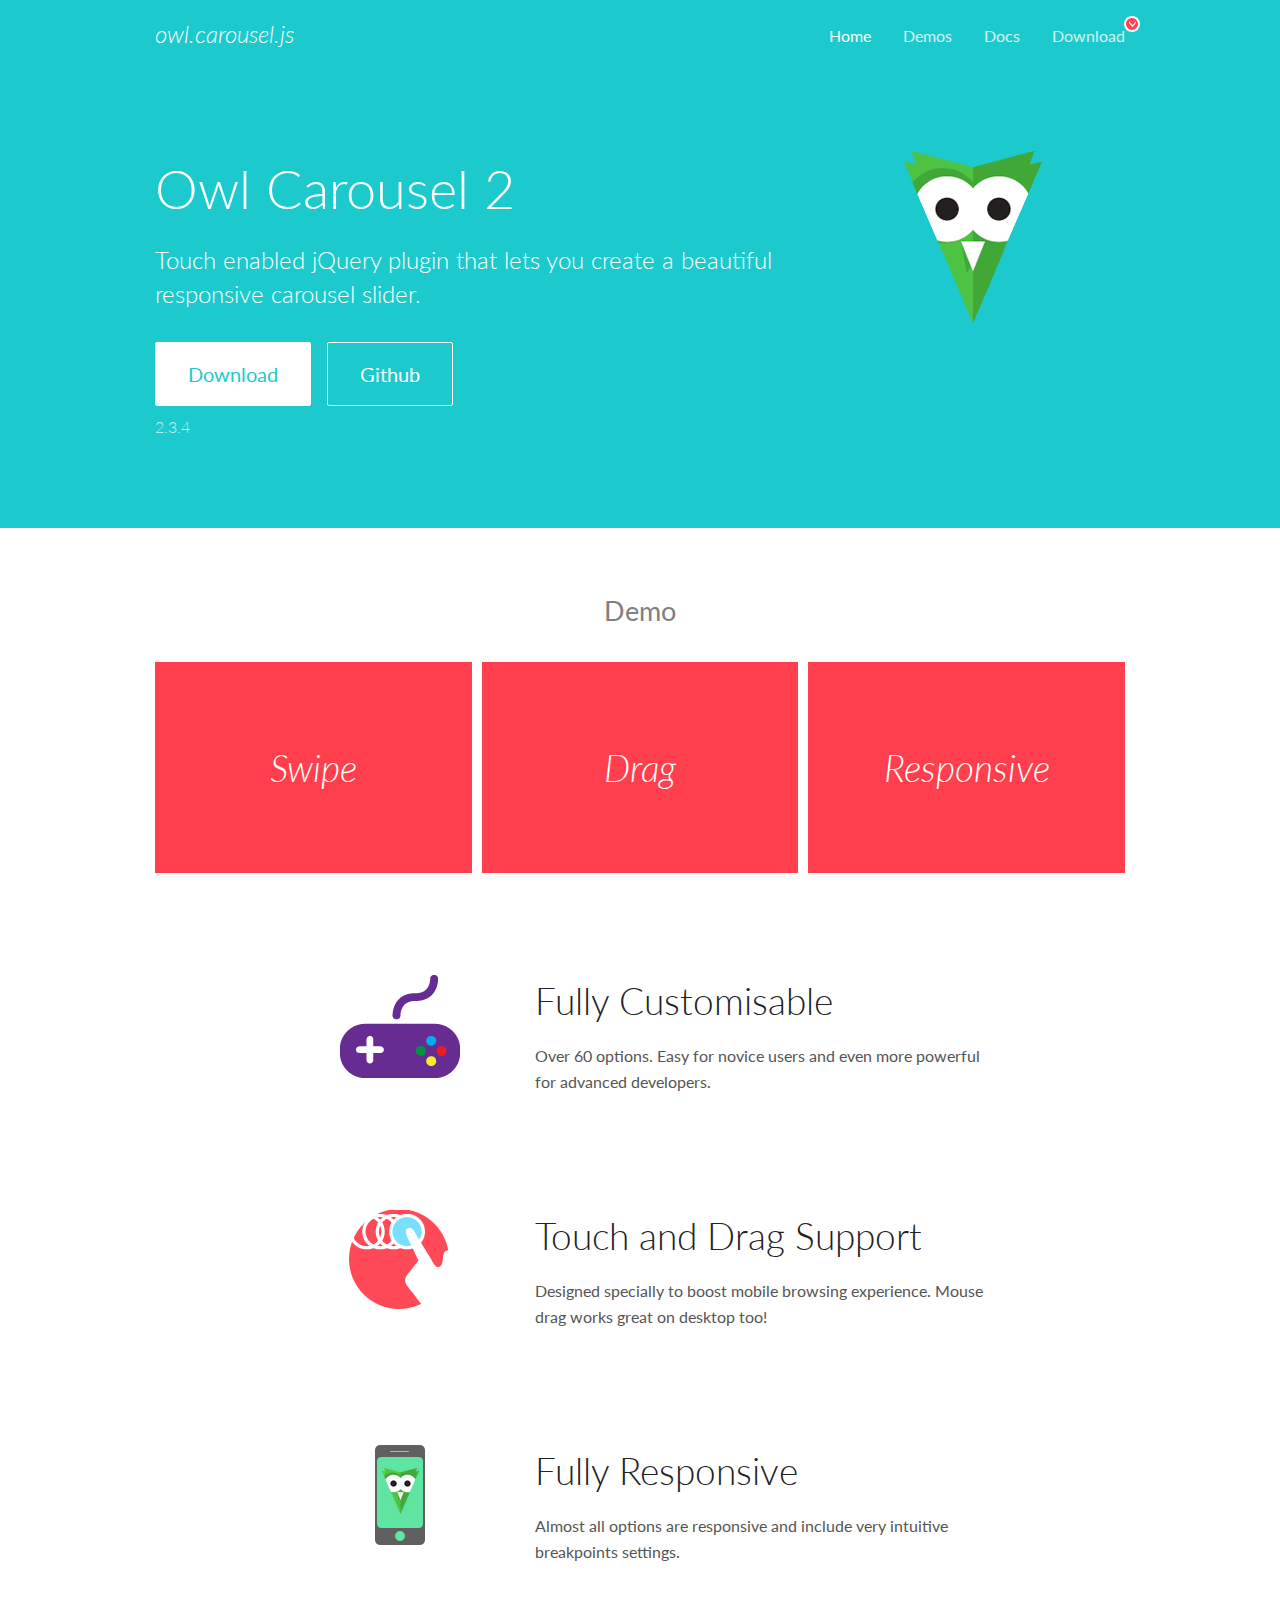
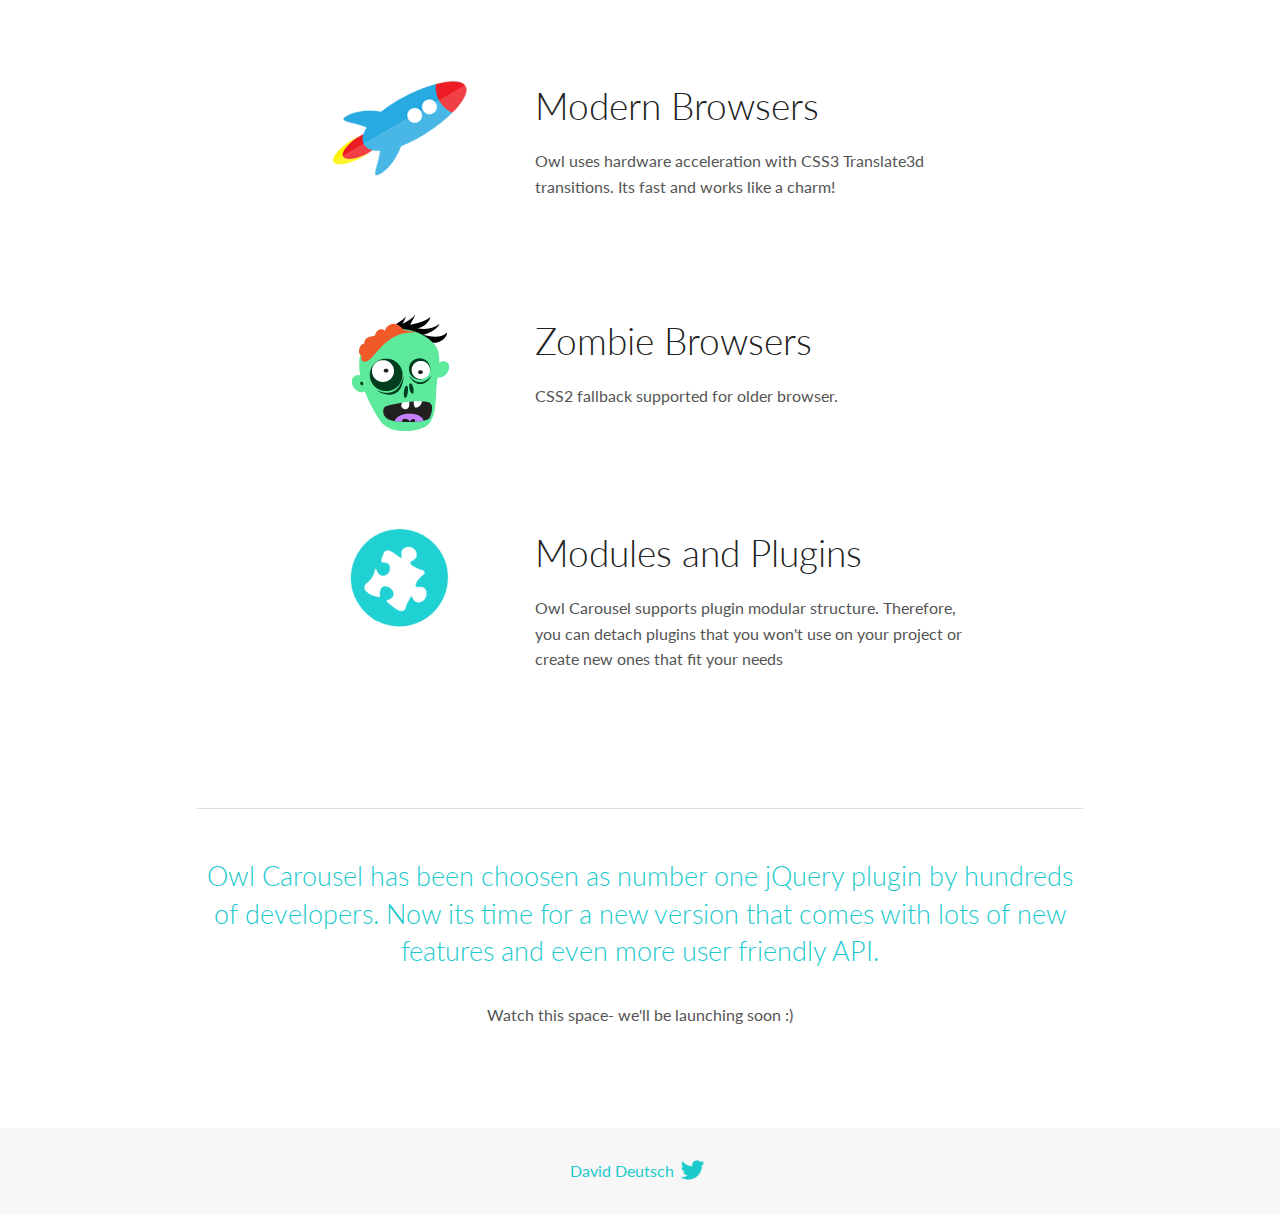
<file: app/libs/owl.carousel/docs/index.html>
<!DOCTYPE html>
<html lang="en">
  <head>

    <!-- head -->
    <meta charset="utf-8">
    <meta name="msapplication-tap-highlight" content="no" />
    <meta name="viewport" content="width=device-width, initial-scale=1.0" />
    <meta name="description" content="Touch enabled jQuery plugin that lets you create beautiful responsive carousel slider.">
    <meta name="author" content="David Deutsch">
    <title>
      Home | Owl Carousel | 2.3.4
    </title>

    <!-- Stylesheets -->
    <link href='https://fonts.googleapis.com/css?family=Lato:300,400,700,400italic,300italic' rel='stylesheet' type='text/css'>
    <link rel="stylesheet" href="assets/css/docs.theme.min.css">

    <!-- Owl Stylesheets -->
    <link rel="stylesheet" href="assets/owlcarousel/assets/owl.carousel.min.css">
    <link rel="stylesheet" href="assets/owlcarousel/assets/owl.theme.default.min.css">

    <!-- HTML5 shim and Respond.js IE8 support of HTML5 elements and media queries -->

    <!--[if lt IE 9]>
      <script src="https://oss.maxcdn.com/libs/html5shiv/3.7.0/html5shiv.js"></script>
      <script src="https://oss.maxcdn.com/libs/respond.js/1.3.0/respond.min.js"></script>
    <![endif]-->

    <!-- Favicons -->
    <link rel="apple-touch-icon-precomposed" sizes="144x144" href="assets/ico/apple-touch-icon-144-precomposed.png">
    <link rel="shortcut icon" href="assets/ico/favicon.png">
    <link rel="shortcut icon" href="favicon.ico">

    <!-- Yeah i know js should not be in header. Its required for demos.-->

    <!-- javascript -->
    <script src="assets/vendors/jquery.min.js"></script>
    <script src="assets/owlcarousel/owl.carousel.js"></script>
  </head>
  <body>

    <!-- header -->
    <header class="header">
      <div class="row">
        <div class="large-12 columns">
          <div class="brand left">
            <h3>
              <a href="/OwlCarousel2/">owl.carousel.js</a> 
            </h3>
          </div>
          <a id="toggle-nav" class="right">
            <span></span> <span></span> <span></span> 
          </a> 
          <div class="nav-bar">
            <ul class="clearfix">
              <li class="active">
                <a href="/OwlCarousel2/index.html">Home</a> 
              </li>
              <li> <a href="/OwlCarousel2/demos/demos.html">Demos</a>  </li>
              <li> <a href="/OwlCarousel2/docs/started-welcome.html">Docs</a>  </li>
              <li>
                <a href="https://github.com/OwlCarousel2/OwlCarousel2/archive/2.3.4.zip">Download</a> 
                <span class="download"></span> 
              </li>
            </ul>
          </div>
        </div>
      </div>
    </header>

    <!-- home panel -->
    <section id="hero">
      <div class="row">
        <div class="large-8 medium-8 columns">
          <h1>Owl Carousel 2</h1>
          <h4>Touch enabled jQuery plugin that lets you create a beautiful responsive carousel slider.</h4>
          <a href="https://github.com/OwlCarousel2/OwlCarousel2/archive/2.3.4.zip" class="hero-button">Download</a> 
          <a href="https://github.com/OwlCarousel2/OwlCarousel2" class="hero-button outline">Github</a> 
          <p>2.3.4</p>
        </div>
        <div class="large-4 medium-4 columns">
          <img class="owl-logo" src="assets/img/owl-logo.png" alt="mr. Owl">
        </div>
      </div>
    </section>

    <!-- body -->
    <div class="home-demo">
      <div class="row">
        <div class="large-12 columns">
          <h3>Demo</h3>
          <div class="owl-carousel">
            <div class="item">
              <h2>Swipe</h2>
            </div>
            <div class="item">
              <h2>Drag</h2>
            </div>
            <div class="item">
              <h2>Responsive</h2>
            </div>
            <div class="item">
              <h2>CSS3</h2>
            </div>
            <div class="item">
              <h2>Fast</h2>
            </div>
            <div class="item">
              <h2>Easy</h2>
            </div>
            <div class="item">
              <h2>Free</h2>
            </div>
            <div class="item">
              <h2>Upgradable</h2>
            </div>
            <div class="item">
              <h2>Tons of options</h2>
            </div>
            <div class="item">
              <h2>Infinity</h2>
            </div>
            <div class="item">
              <h2>Auto Width</h2>
            </div>
          </div>
        </div>
      </div>
    </div>
    <script>
      var owl = $('.owl-carousel');
      owl.owlCarousel({
        margin: 10,
        loop: true,
        responsive: {
          0: {
            items: 1
          },
          600: {
            items: 2
          },
          1000: {
            items: 3
          }
        }
      })
    </script>

    <!-- features -->
    <div id="features">
      <div class="row">
        <div class="small-12 medium-9 small-centered columns">
          <section class="row feature">
            <div class="medium-4 small-12 columns">
              <img src="assets/img/feature-options.png" alt="">
            </div>
            <div class="medium-8 small-12 columns">
              <h2>Fully Customisable</h2>
              <p>Over 60 options. Easy for novice users and even more powerful for advanced developers.</p>
            </div>
          </section>
          <section class="row feature">
            <div class="medium-4 small-12 columns">
              <img src="assets/img/feature-drag.png" alt="">
            </div>
            <div class="medium-8 small-12 columns">
              <h2>Touch and Drag Support</h2>
              <p>Designed specially to boost mobile browsing experience. Mouse drag works great on desktop too!</p>
            </div>
          </section>
          <section class="row feature">
            <div class="medium-4 small-12 columns">
              <img src="assets/img/feature-responsive.png" alt="">
            </div>
            <div class="medium-8 small-12 columns">
              <h2>Fully Responsive</h2>
              <p>Almost all options are responsive and include very intuitive breakpoints settings.</p>
            </div>
          </section>
          <section class="row feature">
            <div class="medium-4 small-12 columns">
              <img src="assets/img/feature-modern.png" alt="">
            </div>
            <div class="medium-8 small-12 columns">
              <h2>Modern Browsers</h2>
              <p>Owl uses hardware acceleration with CSS3 Translate3d transitions. Its fast and works like a charm! </p>
            </div>
          </section>
          <section class="row feature">
            <div class="medium-4 small-12 columns">
              <img src="assets/img/feature-zombie.png" alt="">
            </div>
            <div class="medium-8 small-12 columns">
              <h2>Zombie Browsers</h2>
              <p>CSS2 fallback supported for older browser.</p>
            </div>
          </section>
          <section class="row feature">
            <div class="medium-4 small-12 columns">
              <img src="assets/img/feature-module.png" alt="">
            </div>
            <div class="medium-8 small-12 columns">
              <h2>Modules and Plugins</h2>
              <p>Owl Carousel supports plugin modular structure. Therefore, you can detach plugins that you won&#x27;t use on your project or create new ones that fit your needs</p>
            </div>
          </section>
        </div>
      </div>
    </div>

    <!-- footer -->
    <section id="teaser-text">
      <div class="row">
        <div class="small-12 medium-11 small-centered columns">
          <hr>
          <h3 id="owl-carousel-has-been-choosen-as-number-one-jquery-plugin-by-hundreds-of-developers-now-its-time-for-a-new-version-that-comes-with-lots-of-new-features-and-even-more-user-friendly-api-">Owl Carousel has been choosen as number one jQuery plugin by hundreds of developers. Now its time for a new version that comes with lots of new features and even more user friendly API.</h3>
          <p>Watch this space- we&#39;ll be launching soon :)</p>
        </div>
      </div>
    </section>

    <!-- footer -->
    <footer class="footer">
      <div class="row">
        <div class="large-12 columns">
          <h5>
            <a href="/OwlCarousel2/docs/support-contact.html">David Deutsch</a> 
            <a id="custom-tweet-button" href="https://twitter.com/share?url=https://github.com/OwlCarousel2/OwlCarousel2&text=Owl Carousel - This is so awesome! " target="_blank"></a> 
          </h5>
        </div>
      </div>
    </footer>

    <!-- vendors -->
    <script src="assets/vendors/highlight.js"></script>
    <script src="assets/js/app.js"></script>
  </body>
</html>
</file>
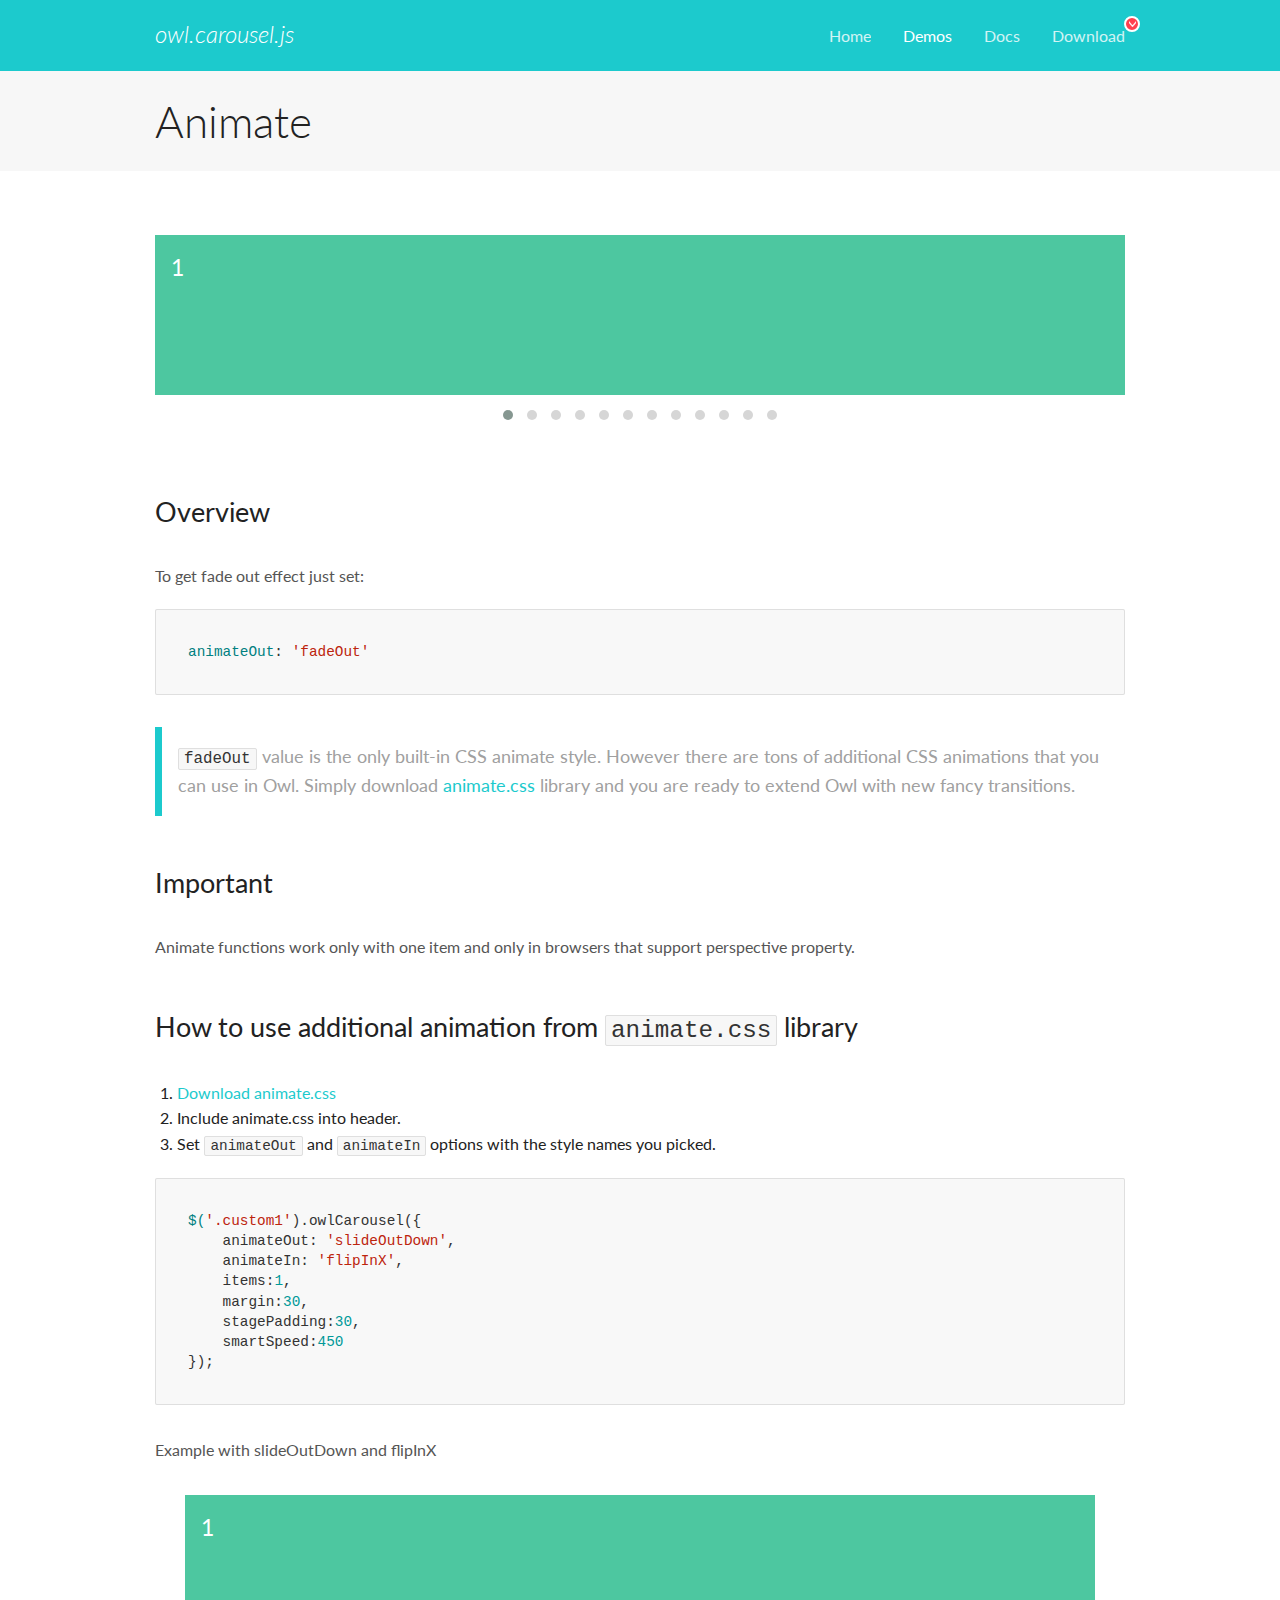
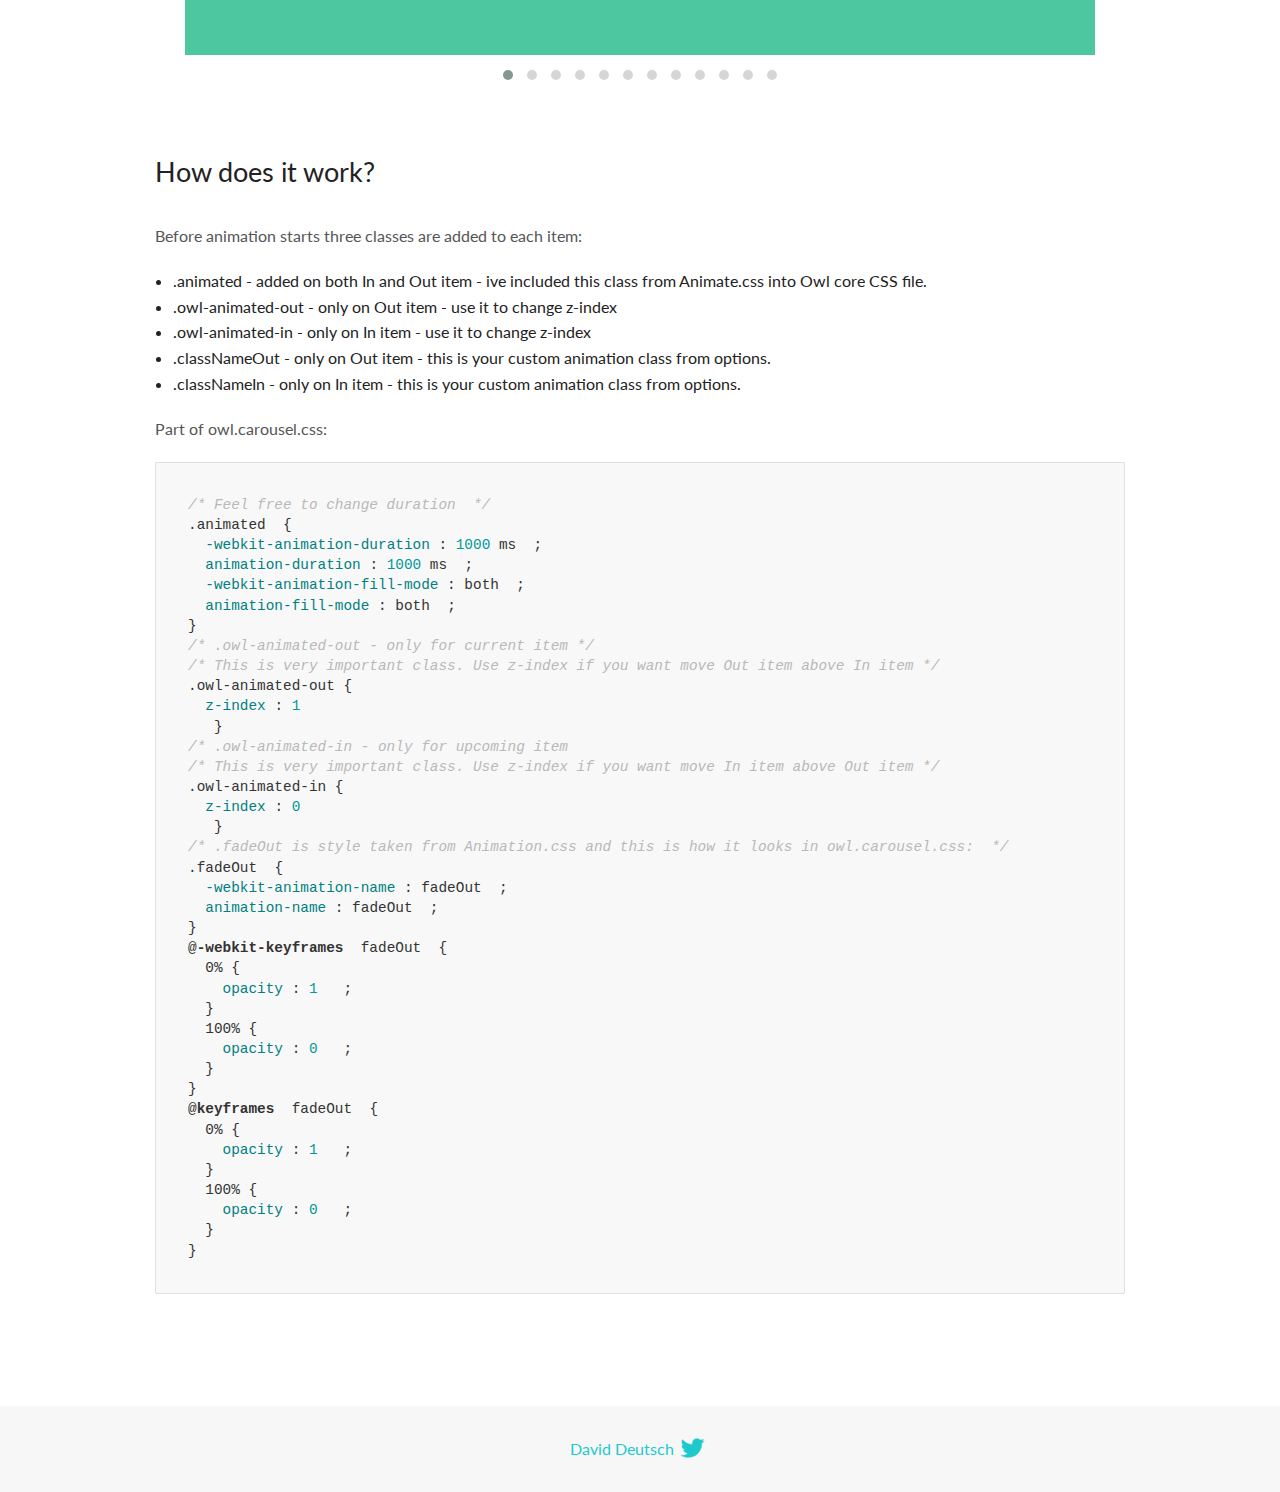
<file: app/libs/owl.carousel/docs/demos/animate.html>
<!DOCTYPE html>
<html lang="en">
  <head>

    <!-- head -->
    <meta charset="utf-8">
    <meta name="msapplication-tap-highlight" content="no" />
    <meta name="viewport" content="width=device-width, initial-scale=1.0" />
    <meta name="description" content="Animate carousel">
    <meta name="author" content="David Deutsch">
    <title>
      Animate Demo | Owl Carousel | 2.3.4
    </title>

    <!-- Stylesheets -->
    <link href='https://fonts.googleapis.com/css?family=Lato:300,400,700,400italic,300italic' rel='stylesheet' type='text/css'>
    <link rel="stylesheet" href="../assets/css/docs.theme.min.css">

    <!-- Owl Stylesheets -->
    <link rel="stylesheet" href="../assets/owlcarousel/assets/owl.carousel.min.css">
    <link rel="stylesheet" href="../assets/owlcarousel/assets/owl.theme.default.min.css">

    <!-- HTML5 shim and Respond.js IE8 support of HTML5 elements and media queries -->

    <!--[if lt IE 9]>
      <script src="https://oss.maxcdn.com/libs/html5shiv/3.7.0/html5shiv.js"></script>
      <script src="https://oss.maxcdn.com/libs/respond.js/1.3.0/respond.min.js"></script>
    <![endif]-->

    <!-- Favicons -->
    <link rel="apple-touch-icon-precomposed" sizes="144x144" href="../assets/ico/apple-touch-icon-144-precomposed.png">
    <link rel="shortcut icon" href="../assets/ico/favicon.png">
    <link rel="shortcut icon" href="favicon.ico">

    <!-- Yeah i know js should not be in header. Its required for demos.-->

    <!-- javascript -->
    <script src="../assets/vendors/jquery.min.js"></script>
    <script src="../assets/owlcarousel/owl.carousel.js"></script>
  </head>
  <body>

    <!-- header -->
    <header class="header">
      <div class="row">
        <div class="large-12 columns">
          <div class="brand left">
            <h3>
              <a href="/OwlCarousel2/">owl.carousel.js</a> 
            </h3>
          </div>
          <a id="toggle-nav" class="right">
            <span></span> <span></span> <span></span> 
          </a> 
          <div class="nav-bar">
            <ul class="clearfix">
              <li> <a href="/OwlCarousel2/index.html">Home</a>  </li>
              <li class="active">
                <a href="/OwlCarousel2/demos/demos.html">Demos</a> 
              </li>
              <li> <a href="/OwlCarousel2/docs/started-welcome.html">Docs</a>  </li>
              <li>
                <a href="https://github.com/OwlCarousel2/OwlCarousel2/archive/2.3.4.zip">Download</a> 
                <span class="download"></span> 
              </li>
            </ul>
          </div>
        </div>
      </div>
    </header>

    <!-- title -->
    <section class="title">
      <div class="row">
        <div class="large-12 columns">
          <h1>Animate</h1>
        </div>
      </div>
    </section>

    <!--  Demos -->
    <section id="demos">
      <div class="row">
        <div class="large-12 columns">
          <div class="fadeOut owl-carousel owl-theme">
            <div class="item">
              <h4>1</h4>
            </div>
            <div class="item">
              <h4>2</h4>
            </div>
            <div class="item">
              <h4>3</h4>
            </div>
            <div class="item">
              <h4>4</h4>
            </div>
            <div class="item">
              <h4>5</h4>
            </div>
            <div class="item">
              <h4>6</h4>
            </div>
            <div class="item">
              <h4>7</h4>
            </div>
            <div class="item">
              <h4>8</h4>
            </div>
            <div class="item">
              <h4>9</h4>
            </div>
            <div class="item">
              <h4>10</h4>
            </div>
            <div class="item">
              <h4>11</h4>
            </div>
            <div class="item">
              <h4>12</h4>
            </div>
          </div>
          <h3 id="overview">Overview</h3>
          <p>To get fade out effect just set:</p>
          <pre><code>animateOut: &#39;fadeOut&#39;</code></pre>
          <blockquote>
            <p><code>fadeOut</code> value is the only built-in CSS animate style. However there are tons of additional CSS animations that you can use in Owl. Simply download
              <a href="https://daneden.github.io/animate.css/">animate.css</a>  library and you are ready to extend Owl with new fancy transitions.</p>
          </blockquote>
          <h3 id="important">Important</h3>
          <p>Animate functions work only with one item and only in browsers that support perspective property.</p>
          <h3 id="how-to-use-additional-animation-from-animate-css-library">How to use additional animation from <code>animate.css</code> library</h3>
          <ol>
            <li> <a href="https://daneden.github.io/animate.css/">Download animate.css</a>  </li>
            <li>Include animate.css into header.</li>
            <li>Set <code>animateOut</code> and <code>animateIn</code> options with the style names you picked.</li>
          </ol>
          <pre><code>$(&#39;.custom1&#39;).owlCarousel({
    animateOut: &#39;slideOutDown&#39;,
    animateIn: &#39;flipInX&#39;,
    items:1,
    margin:30,
    stagePadding:30,
    smartSpeed:450
});</code></pre>
          <p>Example with slideOutDown and flipInX</p>
          <div class="custom1 owl-carousel owl-theme">
            <div class="item">
              <h4>1</h4>
            </div>
            <div class="item">
              <h4>2</h4>
            </div>
            <div class="item">
              <h4>3</h4>
            </div>
            <div class="item">
              <h4>4</h4>
            </div>
            <div class="item">
              <h4>5</h4>
            </div>
            <div class="item">
              <h4>6</h4>
            </div>
            <div class="item">
              <h4>7</h4>
            </div>
            <div class="item">
              <h4>8</h4>
            </div>
            <div class="item">
              <h4>9</h4>
            </div>
            <div class="item">
              <h4>10</h4>
            </div>
            <div class="item">
              <h4>11</h4>
            </div>
            <div class="item">
              <h4>12</h4>
            </div>
          </div>
          <h3 id="how-does-it-work-">How does it work?</h3>
          <p>Before animation starts three classes are added to each item:</p>
          <ul>
            <li>.animated - added on both In and Out item - ive included this class from Animate.css into Owl core CSS file.</li>
            <li>.owl-animated-out - only on Out item - use it to change z-index</li>
            <li>.owl-animated-in - only on In item - use it to change z-index</li>
            <li>.classNameOut - only on Out item - this is your custom animation class from options.</li>
            <li>.classNameIn - only on In item - this is your custom animation class from options.</li>
          </ul>
          <p>Part of owl.carousel.css:</p>
          <pre><code class="language-css"><span class="comment">/* Feel free to change duration  */</span> 
<span class="class">.animated</span>  <span class="rules">{
  <span class="rule"><span class="attribute">-webkit-animation-duration</span> :<span class="value"> <span class="number">1000</span> ms</span> </span> ;
  <span class="rule"><span class="attribute">animation-duration</span> :<span class="value"> <span class="number">1000</span> ms</span> </span> ;
  <span class="rule"><span class="attribute">-webkit-animation-fill-mode</span> :<span class="value"> both</span> </span> ;
  <span class="rule"><span class="attribute">animation-fill-mode</span> :<span class="value"> both</span> </span> ;
<span class="rule">}</span> </span> 
<span class="comment">/* .owl-animated-out - only for current item */</span> 
<span class="comment">/* This is very important class. Use z-index if you want move Out item above In item */</span> 
<span class="class">.owl-animated-out</span> <span class="rules">{
  <span class="rule"><span class="attribute">z-index</span> :<span class="value"> <span class="number">1</span> 
</span> </span> </span> }
<span class="comment">/* .owl-animated-in - only for upcoming item
/* This is very important class. Use z-index if you want move In item above Out item */</span> 
<span class="class">.owl-animated-in</span> <span class="rules">{
  <span class="rule"><span class="attribute">z-index</span> :<span class="value"> <span class="number">0</span> 
</span> </span> </span> }
<span class="comment">/* .fadeOut is style taken from Animation.css and this is how it looks in owl.carousel.css:  */</span> 
<span class="class">.fadeOut</span>  <span class="rules">{
  <span class="rule"><span class="attribute">-webkit-animation-name</span> :<span class="value"> fadeOut</span> </span> ;
  <span class="rule"><span class="attribute">animation-name</span> :<span class="value"> fadeOut</span> </span> ;
<span class="rule">}</span> </span> 
<span class="at_rule">@<span class="keyword">-webkit-keyframes</span>  fadeOut </span> {
  0% <span class="rules">{
    <span class="rule"><span class="attribute">opacity</span> :<span class="value"> <span class="number">1</span> </span> </span> ;
  <span class="rule">}</span> </span> 
  100% <span class="rules">{
    <span class="rule"><span class="attribute">opacity</span> :<span class="value"> <span class="number">0</span> </span> </span> ;
  <span class="rule">}</span> </span> 
}
<span class="at_rule">@<span class="keyword">keyframes</span>  fadeOut </span> {
  0% <span class="rules">{
    <span class="rule"><span class="attribute">opacity</span> :<span class="value"> <span class="number">1</span> </span> </span> ;
  <span class="rule">}</span> </span> 
  100% <span class="rules">{
    <span class="rule"><span class="attribute">opacity</span> :<span class="value"> <span class="number">0</span> </span> </span> ;
  <span class="rule">}</span> </span> 
}</code></pre>
          <link rel="stylesheet" href="../assets/css/animate.css">
          <script>
            jQuery(document).ready(function($) {
              $('.fadeOut').owlCarousel({
                items: 1,
                animateOut: 'fadeOut',
                loop: true,
                margin: 10,
              });
              $('.custom1').owlCarousel({
                animateOut: 'slideOutDown',
                animateIn: 'flipInX',
                items: 1,
                margin: 30,
                stagePadding: 30,
                smartSpeed: 450
              });
            });
          </script>
        </div>
      </div>
    </section>

    <!-- footer -->
    <footer class="footer">
      <div class="row">
        <div class="large-12 columns">
          <h5>
            <a href="/OwlCarousel2/docs/support-contact.html">David Deutsch</a> 
            <a id="custom-tweet-button" href="https://twitter.com/share?url=https://github.com/OwlCarousel2/OwlCarousel2&text=Owl Carousel - This is so awesome! " target="_blank"></a> 
          </h5>
        </div>
      </div>
    </footer>

    <!-- vendors -->
    <script src="../assets/vendors/highlight.js"></script>
    <script src="../assets/js/app.js"></script>
  </body>
</html>
</file>
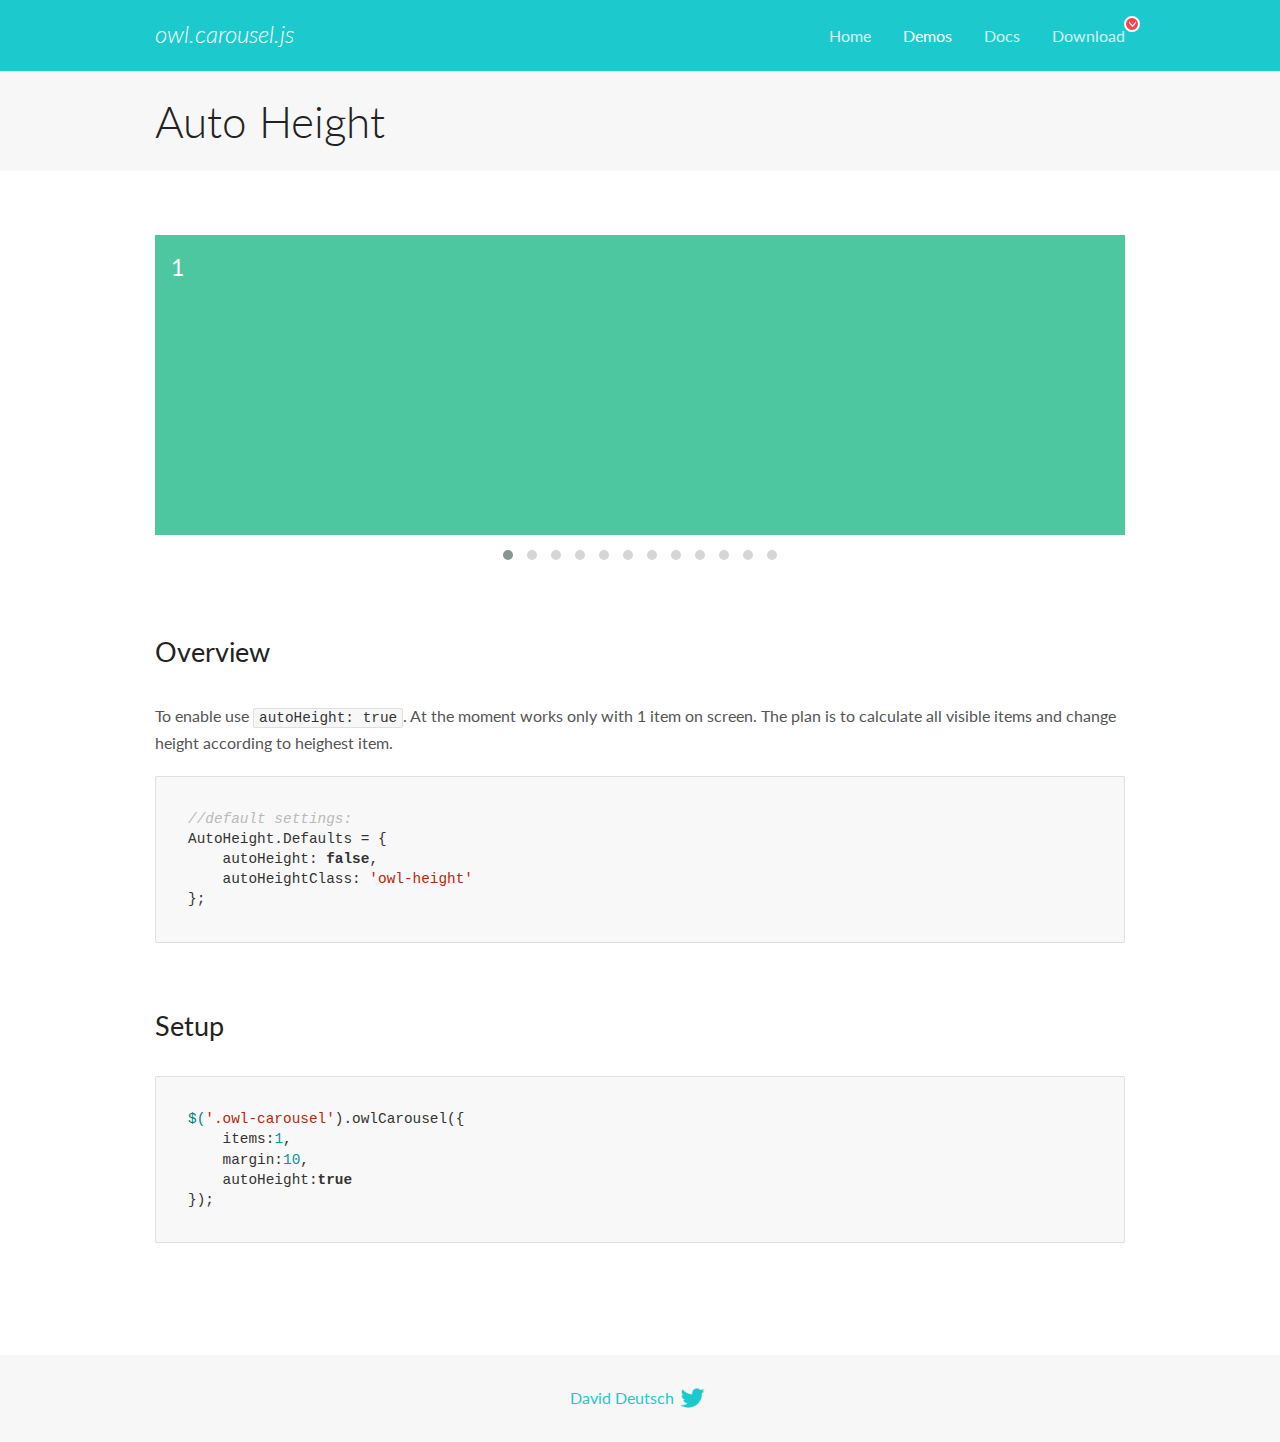
<file: app/libs/owl.carousel/docs/demos/autoheight.html>
<!DOCTYPE html>
<html lang="en">
  <head>

    <!-- head -->
    <meta charset="utf-8">
    <meta name="msapplication-tap-highlight" content="no" />
    <meta name="viewport" content="width=device-width, initial-scale=1.0" />
    <meta name="description" content="autoHeight usage demo">
    <meta name="author" content="David Deutsch">
    <title>
      Auto Height Demo | Owl Carousel | 2.3.4
    </title>

    <!-- Stylesheets -->
    <link href='https://fonts.googleapis.com/css?family=Lato:300,400,700,400italic,300italic' rel='stylesheet' type='text/css'>
    <link rel="stylesheet" href="../assets/css/docs.theme.min.css">

    <!-- Owl Stylesheets -->
    <link rel="stylesheet" href="../assets/owlcarousel/assets/owl.carousel.min.css">
    <link rel="stylesheet" href="../assets/owlcarousel/assets/owl.theme.default.min.css">

    <!-- HTML5 shim and Respond.js IE8 support of HTML5 elements and media queries -->

    <!--[if lt IE 9]>
      <script src="https://oss.maxcdn.com/libs/html5shiv/3.7.0/html5shiv.js"></script>
      <script src="https://oss.maxcdn.com/libs/respond.js/1.3.0/respond.min.js"></script>
    <![endif]-->

    <!-- Favicons -->
    <link rel="apple-touch-icon-precomposed" sizes="144x144" href="../assets/ico/apple-touch-icon-144-precomposed.png">
    <link rel="shortcut icon" href="../assets/ico/favicon.png">
    <link rel="shortcut icon" href="favicon.ico">

    <!-- Yeah i know js should not be in header. Its required for demos.-->

    <!-- javascript -->
    <script src="../assets/vendors/jquery.min.js"></script>
    <script src="../assets/owlcarousel/owl.carousel.js"></script>
  </head>
  <body>

    <!-- header -->
    <header class="header">
      <div class="row">
        <div class="large-12 columns">
          <div class="brand left">
            <h3>
              <a href="/OwlCarousel2/">owl.carousel.js</a> 
            </h3>
          </div>
          <a id="toggle-nav" class="right">
            <span></span> <span></span> <span></span> 
          </a> 
          <div class="nav-bar">
            <ul class="clearfix">
              <li> <a href="/OwlCarousel2/index.html">Home</a>  </li>
              <li class="active">
                <a href="/OwlCarousel2/demos/demos.html">Demos</a> 
              </li>
              <li> <a href="/OwlCarousel2/docs/started-welcome.html">Docs</a>  </li>
              <li>
                <a href="https://github.com/OwlCarousel2/OwlCarousel2/archive/2.3.4.zip">Download</a> 
                <span class="download"></span> 
              </li>
            </ul>
          </div>
        </div>
      </div>
    </header>

    <!-- title -->
    <section class="title">
      <div class="row">
        <div class="large-12 columns">
          <h1>Auto Height</h1>
        </div>
      </div>
    </section>

    <!--  Demos -->
    <section id="demos">
      <div class="row">
        <div class="large-12 columns">
          <div class="owl-carousel owl-theme">
            <div class="item" style="height:300px">
              <h4>1</h4>
            </div>
            <div class="item" style="height:100px">
              <h4>2</h4>
            </div>
            <div class="item" style="height:500px">
              <h4>3</h4>
            </div>
            <div class="item" style="height:250px">
              <h4>4</h4>
            </div>
            <div class="item" style="height:400px">
              <h4>5</h4>
            </div>
            <div class="item" style="height:500px">
              <h4>6</h4>
            </div>
            <div class="item" style="height:600px">
              <h4>7</h4>
            </div>
            <div class="item" style="height:400px">
              <h4>8</h4>
            </div>
            <div class="item" style="height:300px">
              <h4>9</h4>
            </div>
            <div class="item" style="height:350px">
              <h4>10</h4>
            </div>
            <div class="item" style="height:200px">
              <h4>11</h4>
            </div>
            <div class="item" style="height:150px">
              <h4>12</h4>
            </div>
          </div>
          <h3 id="overview">Overview</h3>
          <p>To enable use <code>autoHeight: true</code>. At the moment works only with 1 item on screen. The plan is to calculate all visible items and change height according to heighest item.</p>
          <pre><code>//default settings:
AutoHeight.Defaults = {
    autoHeight: false,
    autoHeightClass: &#39;owl-height&#39;
};</code></pre>
          <h3 id="setup">Setup</h3>
          <pre><code>$(&#39;.owl-carousel&#39;).owlCarousel({
    items:1,
    margin:10,
    autoHeight:true
});</code></pre>
          <script>
            $(document).ready(function() {
              $('.owl-carousel').owlCarousel({
                items: 1,
                margin: 10,
                autoHeight: true
              });
            })
          </script>
        </div>
      </div>
    </section>

    <!-- footer -->
    <footer class="footer">
      <div class="row">
        <div class="large-12 columns">
          <h5>
            <a href="/OwlCarousel2/docs/support-contact.html">David Deutsch</a> 
            <a id="custom-tweet-button" href="https://twitter.com/share?url=https://github.com/OwlCarousel2/OwlCarousel2&text=Owl Carousel - This is so awesome! " target="_blank"></a> 
          </h5>
        </div>
      </div>
    </footer>

    <!-- vendors -->
    <script src="../assets/vendors/highlight.js"></script>
    <script src="../assets/js/app.js"></script>
  </body>
</html>
</file>
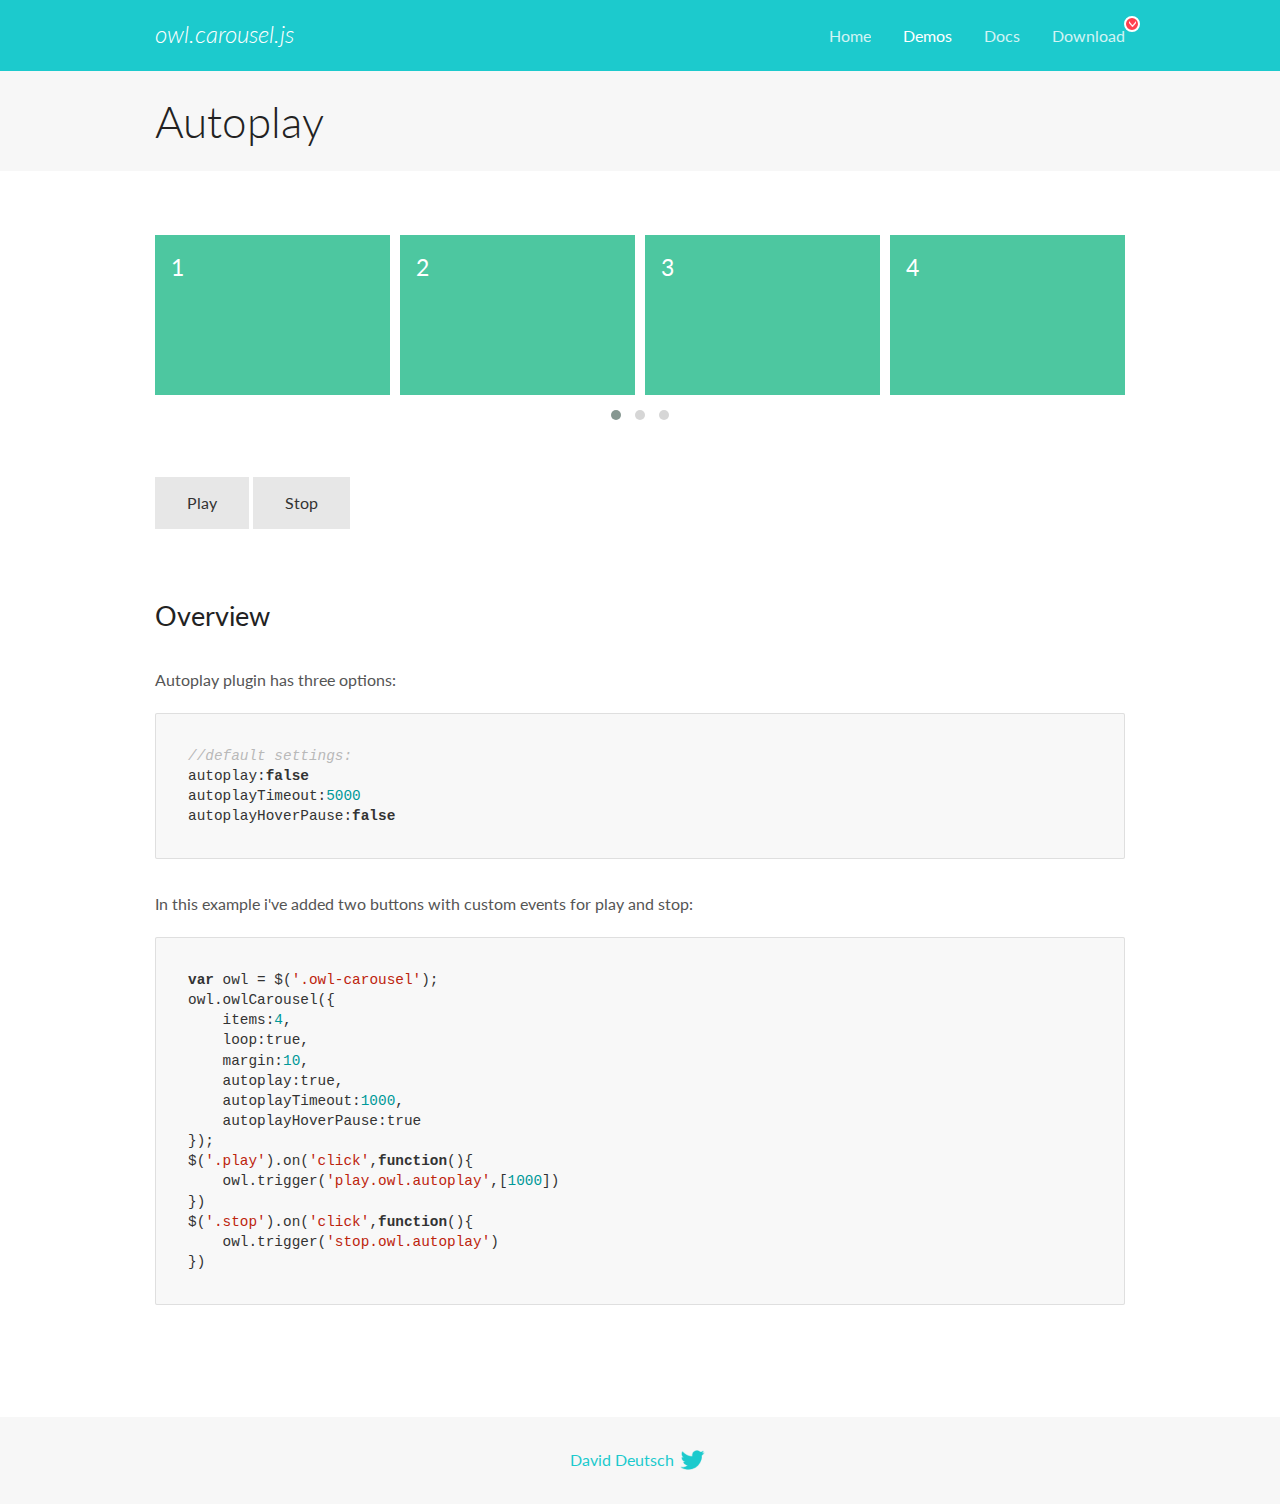
<file: app/libs/owl.carousel/docs/demos/autoplay.html>
<!DOCTYPE html>
<html lang="en">
  <head>

    <!-- head -->
    <meta charset="utf-8">
    <meta name="msapplication-tap-highlight" content="no" />
    <meta name="viewport" content="width=device-width, initial-scale=1.0" />
    <meta name="description" content="Autoplay usage demo">
    <meta name="author" content="David Deutsch">
    <title>
      Autoplay Demo | Owl Carousel | 2.3.4
    </title>

    <!-- Stylesheets -->
    <link href='https://fonts.googleapis.com/css?family=Lato:300,400,700,400italic,300italic' rel='stylesheet' type='text/css'>
    <link rel="stylesheet" href="../assets/css/docs.theme.min.css">

    <!-- Owl Stylesheets -->
    <link rel="stylesheet" href="../assets/owlcarousel/assets/owl.carousel.min.css">
    <link rel="stylesheet" href="../assets/owlcarousel/assets/owl.theme.default.min.css">

    <!-- HTML5 shim and Respond.js IE8 support of HTML5 elements and media queries -->

    <!--[if lt IE 9]>
      <script src="https://oss.maxcdn.com/libs/html5shiv/3.7.0/html5shiv.js"></script>
      <script src="https://oss.maxcdn.com/libs/respond.js/1.3.0/respond.min.js"></script>
    <![endif]-->

    <!-- Favicons -->
    <link rel="apple-touch-icon-precomposed" sizes="144x144" href="../assets/ico/apple-touch-icon-144-precomposed.png">
    <link rel="shortcut icon" href="../assets/ico/favicon.png">
    <link rel="shortcut icon" href="favicon.ico">

    <!-- Yeah i know js should not be in header. Its required for demos.-->

    <!-- javascript -->
    <script src="../assets/vendors/jquery.min.js"></script>
    <script src="../assets/owlcarousel/owl.carousel.js"></script>
  </head>
  <body>

    <!-- header -->
    <header class="header">
      <div class="row">
        <div class="large-12 columns">
          <div class="brand left">
            <h3>
              <a href="/OwlCarousel2/">owl.carousel.js</a> 
            </h3>
          </div>
          <a id="toggle-nav" class="right">
            <span></span> <span></span> <span></span> 
          </a> 
          <div class="nav-bar">
            <ul class="clearfix">
              <li> <a href="/OwlCarousel2/index.html">Home</a>  </li>
              <li class="active">
                <a href="/OwlCarousel2/demos/demos.html">Demos</a> 
              </li>
              <li> <a href="/OwlCarousel2/docs/started-welcome.html">Docs</a>  </li>
              <li>
                <a href="https://github.com/OwlCarousel2/OwlCarousel2/archive/2.3.4.zip">Download</a> 
                <span class="download"></span> 
              </li>
            </ul>
          </div>
        </div>
      </div>
    </header>

    <!-- title -->
    <section class="title">
      <div class="row">
        <div class="large-12 columns">
          <h1>Autoplay</h1>
        </div>
      </div>
    </section>

    <!--  Demos -->
    <section id="demos">
      <div class="row">
        <div class="large-12 columns">
          <div class="owl-carousel owl-theme">
            <div class="item">
              <h4>1</h4>
            </div>
            <div class="item">
              <h4>2</h4>
            </div>
            <div class="item">
              <h4>3</h4>
            </div>
            <div class="item">
              <h4>4</h4>
            </div>
            <div class="item">
              <h4>5</h4>
            </div>
            <div class="item">
              <h4>6</h4>
            </div>
            <div class="item">
              <h4>7</h4>
            </div>
            <div class="item">
              <h4>8</h4>
            </div>
            <div class="item">
              <h4>9</h4>
            </div>
            <div class="item">
              <h4>10</h4>
            </div>
            <div class="item">
              <h4>11</h4>
            </div>
            <div class="item">
              <h4>12</h4>
            </div>
          </div>
          <a class="button secondary play">Play</a> 
          <a class="button secondary stop">Stop</a> 
          <h3 id="overview">Overview</h3>
          <p>Autoplay plugin has three options:</p>
          <pre><code>//default settings:
autoplay:false
autoplayTimeout:5000
autoplayHoverPause:false</code></pre>
          <p>In this example i&#39;ve added two buttons with custom events for play and stop:</p>
          <pre><code>var owl = $(&#39;.owl-carousel&#39;);
owl.owlCarousel({
    items:4,
    loop:true,
    margin:10,
    autoplay:true,
    autoplayTimeout:1000,
    autoplayHoverPause:true
});
$(&#39;.play&#39;).on(&#39;click&#39;,function(){
    owl.trigger(&#39;play.owl.autoplay&#39;,[1000])
})
$(&#39;.stop&#39;).on(&#39;click&#39;,function(){
    owl.trigger(&#39;stop.owl.autoplay&#39;)
})</code></pre>
          <script>
            $(document).ready(function() {
              var owl = $('.owl-carousel');
              owl.owlCarousel({
                items: 4,
                loop: true,
                margin: 10,
                autoplay: true,
                autoplayTimeout: 1000,
                autoplayHoverPause: true
              });
              $('.play').on('click', function() {
                owl.trigger('play.owl.autoplay', [1000])
              })
              $('.stop').on('click', function() {
                owl.trigger('stop.owl.autoplay')
              })
            })
          </script>
        </div>
      </div>
    </section>

    <!-- footer -->
    <footer class="footer">
      <div class="row">
        <div class="large-12 columns">
          <h5>
            <a href="/OwlCarousel2/docs/support-contact.html">David Deutsch</a> 
            <a id="custom-tweet-button" href="https://twitter.com/share?url=https://github.com/OwlCarousel2/OwlCarousel2&text=Owl Carousel - This is so awesome! " target="_blank"></a> 
          </h5>
        </div>
      </div>
    </footer>

    <!-- vendors -->
    <script src="../assets/vendors/highlight.js"></script>
    <script src="../assets/js/app.js"></script>
  </body>
</html>
</file>
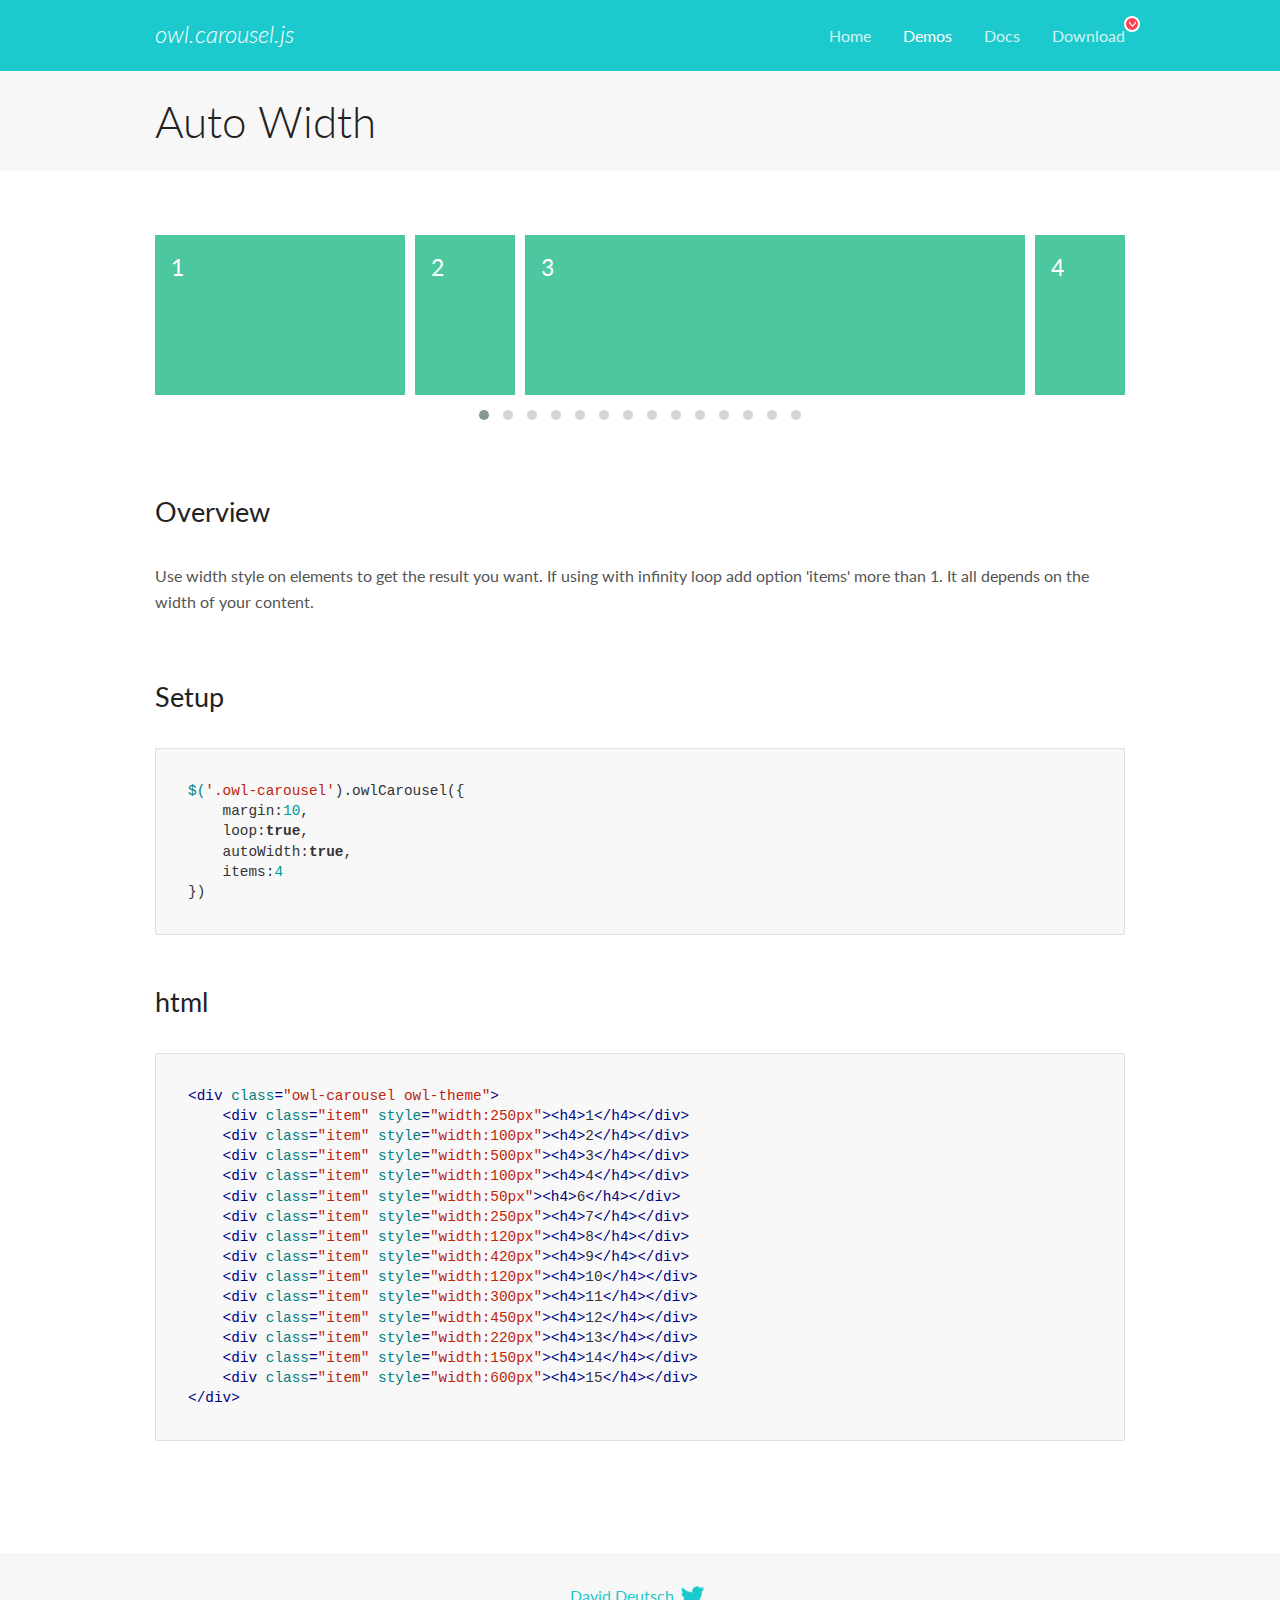
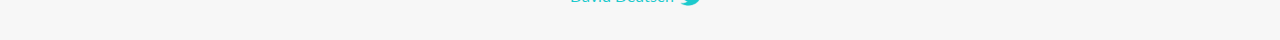
<file: app/libs/owl.carousel/docs/demos/autowidth.html>
<!DOCTYPE html>
<html lang="en">
  <head>

    <!-- head -->
    <meta charset="utf-8">
    <meta name="msapplication-tap-highlight" content="no" />
    <meta name="viewport" content="width=device-width, initial-scale=1.0" />
    <meta name="description" content="Auto Width">
    <meta name="author" content="David Deutsch">
    <title>
      Auto Width Demo | Owl Carousel | 2.3.4
    </title>

    <!-- Stylesheets -->
    <link href='https://fonts.googleapis.com/css?family=Lato:300,400,700,400italic,300italic' rel='stylesheet' type='text/css'>
    <link rel="stylesheet" href="../assets/css/docs.theme.min.css">

    <!-- Owl Stylesheets -->
    <link rel="stylesheet" href="../assets/owlcarousel/assets/owl.carousel.min.css">
    <link rel="stylesheet" href="../assets/owlcarousel/assets/owl.theme.default.min.css">

    <!-- HTML5 shim and Respond.js IE8 support of HTML5 elements and media queries -->

    <!--[if lt IE 9]>
      <script src="https://oss.maxcdn.com/libs/html5shiv/3.7.0/html5shiv.js"></script>
      <script src="https://oss.maxcdn.com/libs/respond.js/1.3.0/respond.min.js"></script>
    <![endif]-->

    <!-- Favicons -->
    <link rel="apple-touch-icon-precomposed" sizes="144x144" href="../assets/ico/apple-touch-icon-144-precomposed.png">
    <link rel="shortcut icon" href="../assets/ico/favicon.png">
    <link rel="shortcut icon" href="favicon.ico">

    <!-- Yeah i know js should not be in header. Its required for demos.-->

    <!-- javascript -->
    <script src="../assets/vendors/jquery.min.js"></script>
    <script src="../assets/owlcarousel/owl.carousel.js"></script>
  </head>
  <body>

    <!-- header -->
    <header class="header">
      <div class="row">
        <div class="large-12 columns">
          <div class="brand left">
            <h3>
              <a href="/OwlCarousel2/">owl.carousel.js</a> 
            </h3>
          </div>
          <a id="toggle-nav" class="right">
            <span></span> <span></span> <span></span> 
          </a> 
          <div class="nav-bar">
            <ul class="clearfix">
              <li> <a href="/OwlCarousel2/index.html">Home</a>  </li>
              <li class="active">
                <a href="/OwlCarousel2/demos/demos.html">Demos</a> 
              </li>
              <li> <a href="/OwlCarousel2/docs/started-welcome.html">Docs</a>  </li>
              <li>
                <a href="https://github.com/OwlCarousel2/OwlCarousel2/archive/2.3.4.zip">Download</a> 
                <span class="download"></span> 
              </li>
            </ul>
          </div>
        </div>
      </div>
    </header>

    <!-- title -->
    <section class="title">
      <div class="row">
        <div class="large-12 columns">
          <h1>Auto Width</h1>
        </div>
      </div>
    </section>

    <!--  Demos -->
    <section id="demos">
      <div class="row">
        <div class="large-12 columns">
          <div class="owl-carousel owl-theme">
            <div class="item" style="width:250px">
              <h4>1</h4>
            </div>
            <div class="item" style="width:100px">
              <h4>2</h4>
            </div>
            <div class="item" style="width:500px">
              <h4>3</h4>
            </div>
            <div class="item" style="width:100px">
              <h4>4</h4>
            </div>
            <div class="item" style="width:50px">
              <h4>6</h4>
            </div>
            <div class="item" style="width:250px">
              <h4>7</h4>
            </div>
            <div class="item" style="width:120px">
              <h4>8</h4>
            </div>
            <div class="item" style="width:420px">
              <h4>9</h4>
            </div>
            <div class="item" style="width:120px">
              <h4>10</h4>
            </div>
            <div class="item" style="width:300px">
              <h4>11</h4>
            </div>
            <div class="item" style="width:450px">
              <h4>12</h4>
            </div>
            <div class="item" style="width:220px">
              <h4>13</h4>
            </div>
            <div class="item" style="width:150px">
              <h4>14</h4>
            </div>
            <div class="item" style="width:600px">
              <h4>15</h4>
            </div>
          </div>
          <h3 id="overview">Overview</h3>
          <p>Use width style on elements to get the result you want. If using with infinity loop add option &#39;items&#39; more than 1. It all depends on the width of your content.</p>
          <h3 id="setup">Setup</h3>
          <pre><code>$(&#39;.owl-carousel&#39;).owlCarousel({
    margin:10,
    loop:true,
    autoWidth:true,
    items:4
})</code></pre>
          <h3 id="html">html</h3>
          <pre><code>&lt;div class=&quot;owl-carousel owl-theme&quot;&gt;
    &lt;div class=&quot;item&quot; style=&quot;width:250px&quot;&gt;&lt;h4&gt;1&lt;/h4&gt;&lt;/div&gt;
    &lt;div class=&quot;item&quot; style=&quot;width:100px&quot;&gt;&lt;h4&gt;2&lt;/h4&gt;&lt;/div&gt;
    &lt;div class=&quot;item&quot; style=&quot;width:500px&quot;&gt;&lt;h4&gt;3&lt;/h4&gt;&lt;/div&gt;
    &lt;div class=&quot;item&quot; style=&quot;width:100px&quot;&gt;&lt;h4&gt;4&lt;/h4&gt;&lt;/div&gt;
    &lt;div class=&quot;item&quot; style=&quot;width:50px&quot;&gt;&lt;h4&gt;6&lt;/h4&gt;&lt;/div&gt;
    &lt;div class=&quot;item&quot; style=&quot;width:250px&quot;&gt;&lt;h4&gt;7&lt;/h4&gt;&lt;/div&gt;
    &lt;div class=&quot;item&quot; style=&quot;width:120px&quot;&gt;&lt;h4&gt;8&lt;/h4&gt;&lt;/div&gt;
    &lt;div class=&quot;item&quot; style=&quot;width:420px&quot;&gt;&lt;h4&gt;9&lt;/h4&gt;&lt;/div&gt;
    &lt;div class=&quot;item&quot; style=&quot;width:120px&quot;&gt;&lt;h4&gt;10&lt;/h4&gt;&lt;/div&gt;
    &lt;div class=&quot;item&quot; style=&quot;width:300px&quot;&gt;&lt;h4&gt;11&lt;/h4&gt;&lt;/div&gt;
    &lt;div class=&quot;item&quot; style=&quot;width:450px&quot;&gt;&lt;h4&gt;12&lt;/h4&gt;&lt;/div&gt;
    &lt;div class=&quot;item&quot; style=&quot;width:220px&quot;&gt;&lt;h4&gt;13&lt;/h4&gt;&lt;/div&gt;
    &lt;div class=&quot;item&quot; style=&quot;width:150px&quot;&gt;&lt;h4&gt;14&lt;/h4&gt;&lt;/div&gt;
    &lt;div class=&quot;item&quot; style=&quot;width:600px&quot;&gt;&lt;h4&gt;15&lt;/h4&gt;&lt;/div&gt;
&lt;/div&gt;</code></pre>
          <script>
            $(document).ready(function() {
              $('.owl-carousel').owlCarousel({
                margin: 10,
                loop: true,
                autoWidth: true,
                items: 4
              })
            })
          </script>
        </div>
      </div>
    </section>

    <!-- footer -->
    <footer class="footer">
      <div class="row">
        <div class="large-12 columns">
          <h5>
            <a href="/OwlCarousel2/docs/support-contact.html">David Deutsch</a> 
            <a id="custom-tweet-button" href="https://twitter.com/share?url=https://github.com/OwlCarousel2/OwlCarousel2&text=Owl Carousel - This is so awesome! " target="_blank"></a> 
          </h5>
        </div>
      </div>
    </footer>

    <!-- vendors -->
    <script src="../assets/vendors/highlight.js"></script>
    <script src="../assets/js/app.js"></script>
  </body>
</html>
</file>
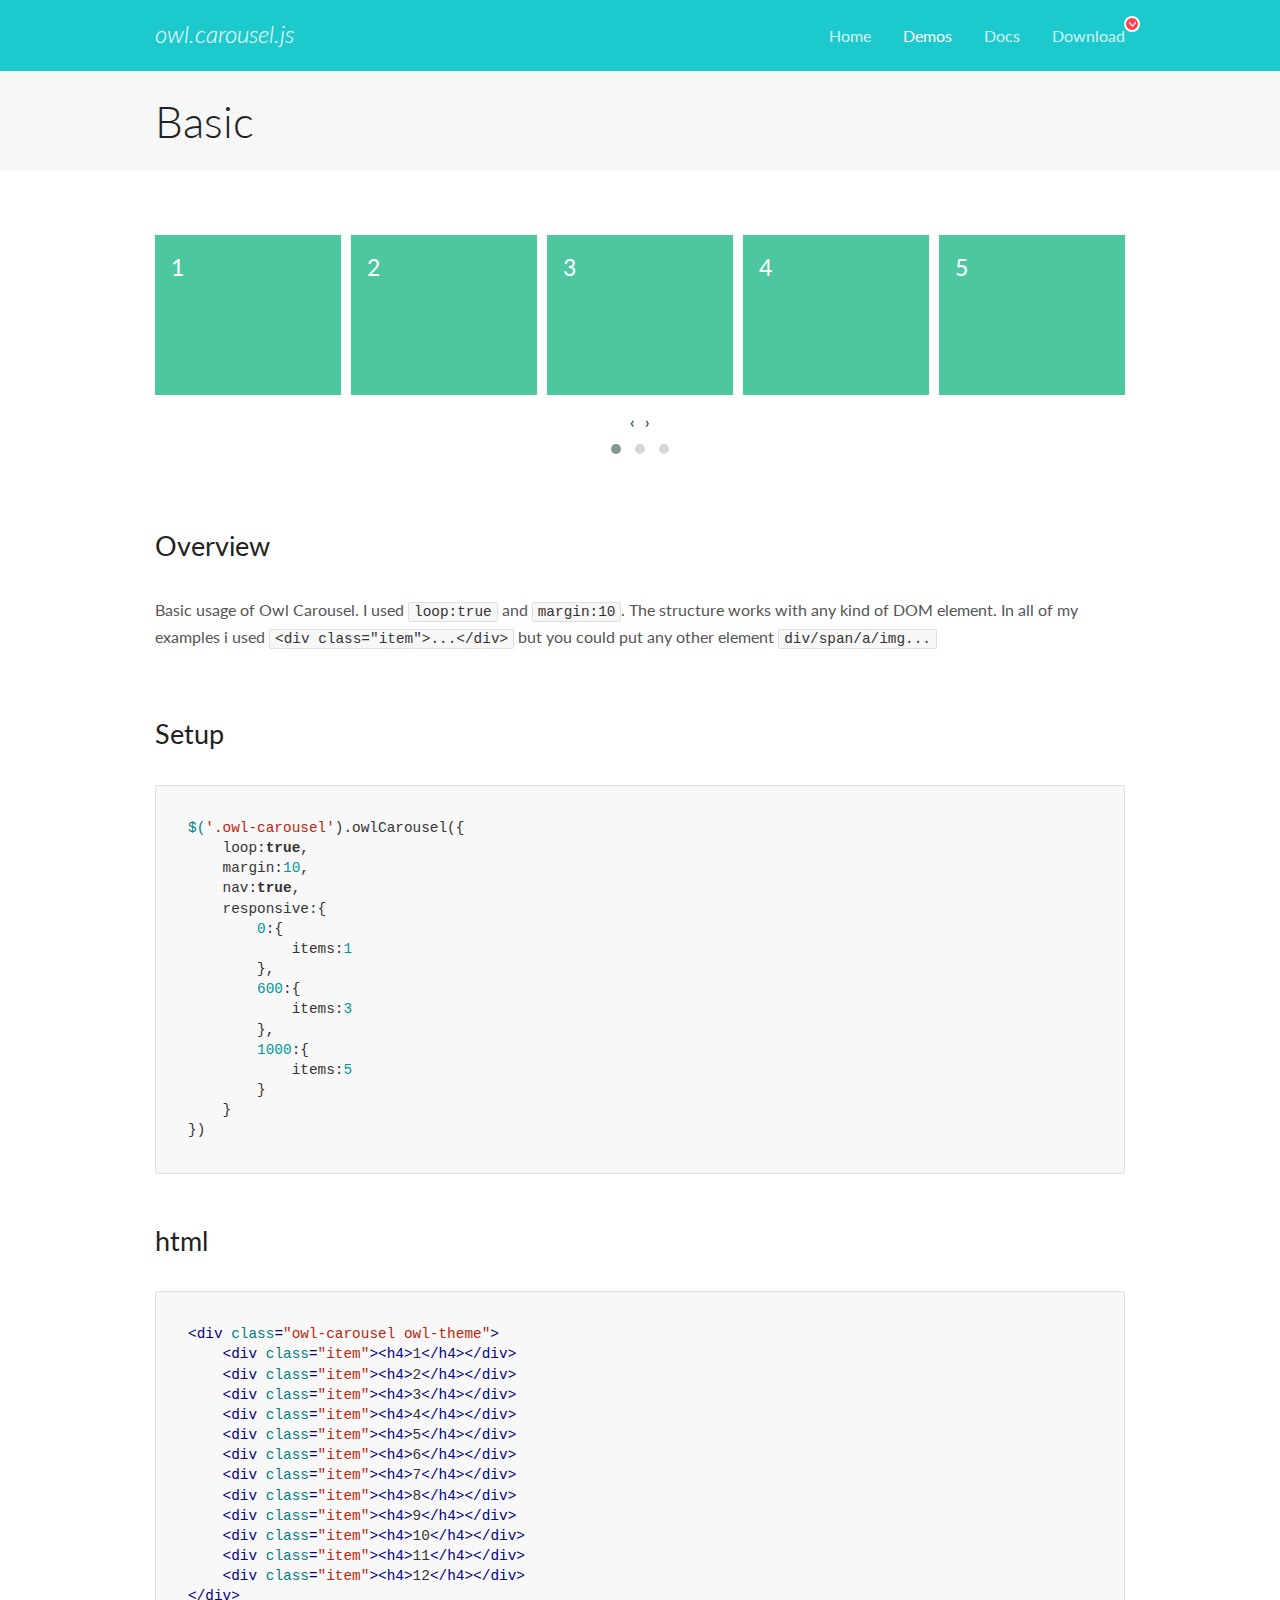
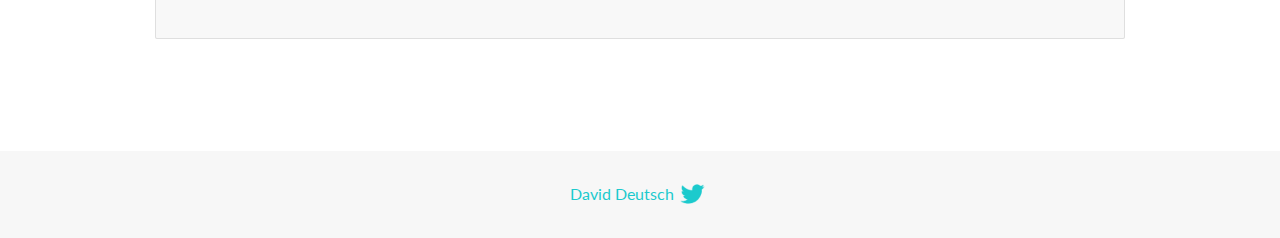
<file: app/libs/owl.carousel/docs/demos/basic.html>
<!DOCTYPE html>
<html lang="en">
  <head>

    <!-- head -->
    <meta charset="utf-8">
    <meta name="msapplication-tap-highlight" content="no" />
    <meta name="viewport" content="width=device-width, initial-scale=1.0" />
    <meta name="description" content="Basic usage demo">
    <meta name="author" content="David Deutsch">
    <title>
      Basic Demo | Owl Carousel | 2.3.4
    </title>

    <!-- Stylesheets -->
    <link href='https://fonts.googleapis.com/css?family=Lato:300,400,700,400italic,300italic' rel='stylesheet' type='text/css'>
    <link rel="stylesheet" href="../assets/css/docs.theme.min.css">

    <!-- Owl Stylesheets -->
    <link rel="stylesheet" href="../assets/owlcarousel/assets/owl.carousel.min.css">
    <link rel="stylesheet" href="../assets/owlcarousel/assets/owl.theme.default.min.css">

    <!-- HTML5 shim and Respond.js IE8 support of HTML5 elements and media queries -->

    <!--[if lt IE 9]>
      <script src="https://oss.maxcdn.com/libs/html5shiv/3.7.0/html5shiv.js"></script>
      <script src="https://oss.maxcdn.com/libs/respond.js/1.3.0/respond.min.js"></script>
    <![endif]-->

    <!-- Favicons -->
    <link rel="apple-touch-icon-precomposed" sizes="144x144" href="../assets/ico/apple-touch-icon-144-precomposed.png">
    <link rel="shortcut icon" href="../assets/ico/favicon.png">
    <link rel="shortcut icon" href="favicon.ico">

    <!-- Yeah i know js should not be in header. Its required for demos.-->

    <!-- javascript -->
    <script src="../assets/vendors/jquery.min.js"></script>
    <script src="../assets/owlcarousel/owl.carousel.js"></script>
  </head>
  <body>

    <!-- header -->
    <header class="header">
      <div class="row">
        <div class="large-12 columns">
          <div class="brand left">
            <h3>
              <a href="/OwlCarousel2/">owl.carousel.js</a> 
            </h3>
          </div>
          <a id="toggle-nav" class="right">
            <span></span> <span></span> <span></span> 
          </a> 
          <div class="nav-bar">
            <ul class="clearfix">
              <li> <a href="/OwlCarousel2/index.html">Home</a>  </li>
              <li class="active">
                <a href="/OwlCarousel2/demos/demos.html">Demos</a> 
              </li>
              <li> <a href="/OwlCarousel2/docs/started-welcome.html">Docs</a>  </li>
              <li>
                <a href="https://github.com/OwlCarousel2/OwlCarousel2/archive/2.3.4.zip">Download</a> 
                <span class="download"></span> 
              </li>
            </ul>
          </div>
        </div>
      </div>
    </header>

    <!-- title -->
    <section class="title">
      <div class="row">
        <div class="large-12 columns">
          <h1>Basic</h1>
        </div>
      </div>
    </section>

    <!--  Demos -->
    <section id="demos">
      <div class="row">
        <div class="large-12 columns">
          <div class="owl-carousel owl-theme">
            <div class="item">
              <h4>1</h4>
            </div>
            <div class="item">
              <h4>2</h4>
            </div>
            <div class="item">
              <h4>3</h4>
            </div>
            <div class="item">
              <h4>4</h4>
            </div>
            <div class="item">
              <h4>5</h4>
            </div>
            <div class="item">
              <h4>6</h4>
            </div>
            <div class="item">
              <h4>7</h4>
            </div>
            <div class="item">
              <h4>8</h4>
            </div>
            <div class="item">
              <h4>9</h4>
            </div>
            <div class="item">
              <h4>10</h4>
            </div>
            <div class="item">
              <h4>11</h4>
            </div>
            <div class="item">
              <h4>12</h4>
            </div>
          </div>
          <h3 id="overview">Overview</h3>
          <p>Basic usage of Owl Carousel. I used <code>loop:true</code> and <code>margin:10</code>. The structure works with any kind of DOM element. In all of my examples i used <code>&lt;div class=&quot;item&quot;&gt;...&lt;/div&gt;</code> but you could
            put any other element <code>div/span/a/img...</code></p>
          <h3 id="setup">Setup</h3>
          <pre><code>$(&#39;.owl-carousel&#39;).owlCarousel({
    loop:true,
    margin:10,
    nav:true,
    responsive:{
        0:{
            items:1
        },
        600:{
            items:3
        },
        1000:{
            items:5
        }
    }
})</code></pre>
          <h3 id="html">html</h3>
          <pre><code>&lt;div class=&quot;owl-carousel owl-theme&quot;&gt;
    &lt;div class=&quot;item&quot;&gt;&lt;h4&gt;1&lt;/h4&gt;&lt;/div&gt;
    &lt;div class=&quot;item&quot;&gt;&lt;h4&gt;2&lt;/h4&gt;&lt;/div&gt;
    &lt;div class=&quot;item&quot;&gt;&lt;h4&gt;3&lt;/h4&gt;&lt;/div&gt;
    &lt;div class=&quot;item&quot;&gt;&lt;h4&gt;4&lt;/h4&gt;&lt;/div&gt;
    &lt;div class=&quot;item&quot;&gt;&lt;h4&gt;5&lt;/h4&gt;&lt;/div&gt;
    &lt;div class=&quot;item&quot;&gt;&lt;h4&gt;6&lt;/h4&gt;&lt;/div&gt;
    &lt;div class=&quot;item&quot;&gt;&lt;h4&gt;7&lt;/h4&gt;&lt;/div&gt;
    &lt;div class=&quot;item&quot;&gt;&lt;h4&gt;8&lt;/h4&gt;&lt;/div&gt;
    &lt;div class=&quot;item&quot;&gt;&lt;h4&gt;9&lt;/h4&gt;&lt;/div&gt;
    &lt;div class=&quot;item&quot;&gt;&lt;h4&gt;10&lt;/h4&gt;&lt;/div&gt;
    &lt;div class=&quot;item&quot;&gt;&lt;h4&gt;11&lt;/h4&gt;&lt;/div&gt;
    &lt;div class=&quot;item&quot;&gt;&lt;h4&gt;12&lt;/h4&gt;&lt;/div&gt;
&lt;/div&gt;</code></pre>
          <script>
            $(document).ready(function() {
              var owl = $('.owl-carousel');
              owl.owlCarousel({
                margin: 10,
                nav: true,
                loop: true,
                responsive: {
                  0: {
                    items: 1
                  },
                  600: {
                    items: 3
                  },
                  1000: {
                    items: 5
                  }
                }
              })
            })
          </script>
        </div>
      </div>
    </section>

    <!-- footer -->
    <footer class="footer">
      <div class="row">
        <div class="large-12 columns">
          <h5>
            <a href="/OwlCarousel2/docs/support-contact.html">David Deutsch</a> 
            <a id="custom-tweet-button" href="https://twitter.com/share?url=https://github.com/OwlCarousel2/OwlCarousel2&text=Owl Carousel - This is so awesome! " target="_blank"></a> 
          </h5>
        </div>
      </div>
    </footer>

    <!-- vendors -->
    <script src="../assets/vendors/highlight.js"></script>
    <script src="../assets/js/app.js"></script>
  </body>
</html>
</file>
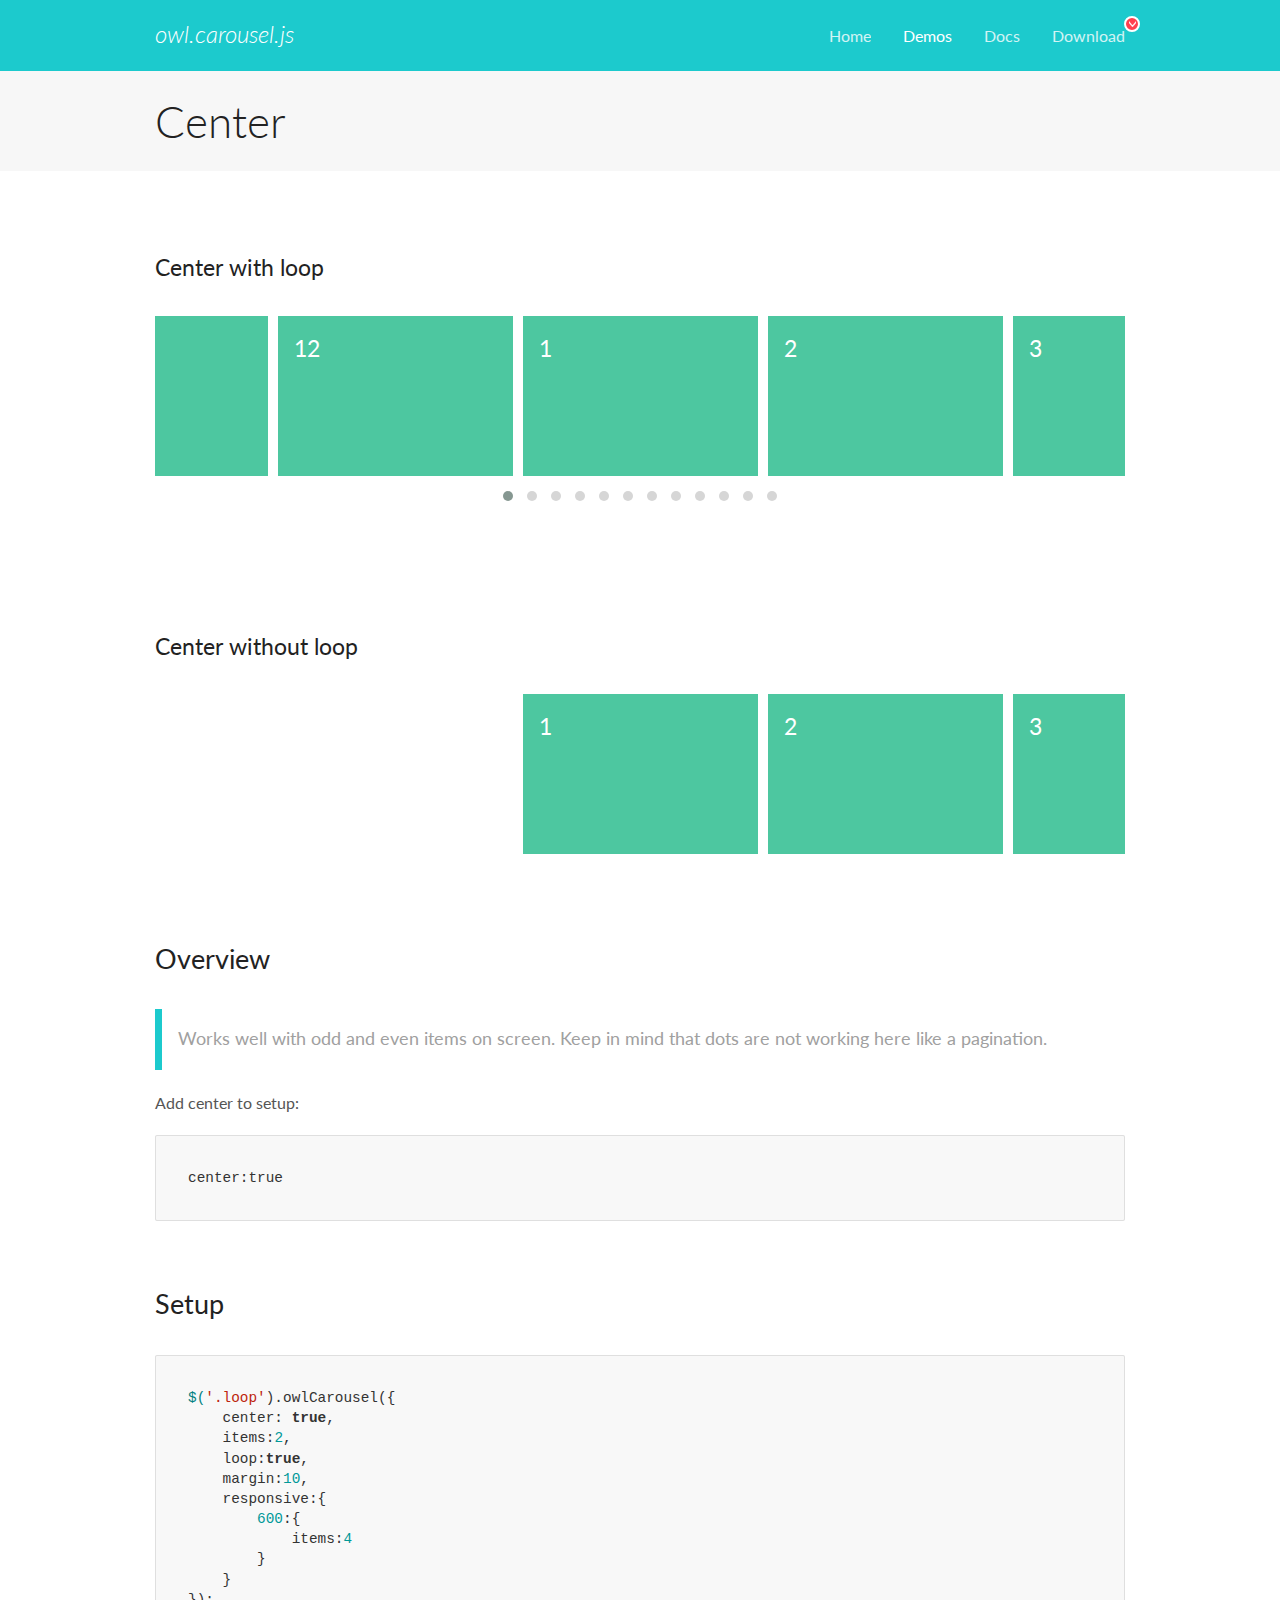
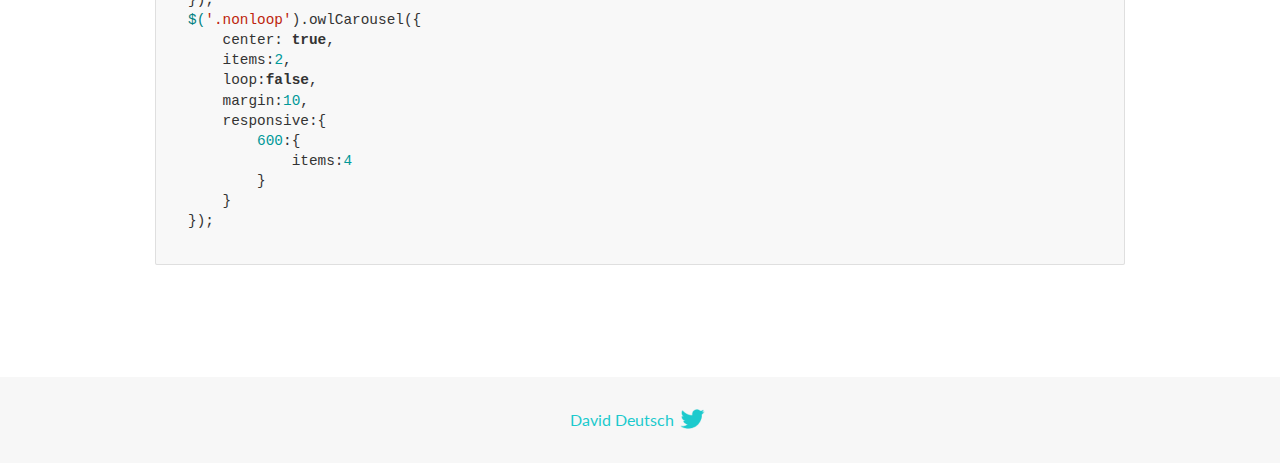
<file: app/libs/owl.carousel/docs/demos/center.html>
<!DOCTYPE html>
<html lang="en">
  <head>

    <!-- head -->
    <meta charset="utf-8">
    <meta name="msapplication-tap-highlight" content="no" />
    <meta name="viewport" content="width=device-width, initial-scale=1.0" />
    <meta name="description" content="Center carousel">
    <meta name="author" content="David Deutsch">
    <title>
      Center Demo | Owl Carousel | 2.3.4
    </title>

    <!-- Stylesheets -->
    <link href='https://fonts.googleapis.com/css?family=Lato:300,400,700,400italic,300italic' rel='stylesheet' type='text/css'>
    <link rel="stylesheet" href="../assets/css/docs.theme.min.css">

    <!-- Owl Stylesheets -->
    <link rel="stylesheet" href="../assets/owlcarousel/assets/owl.carousel.min.css">
    <link rel="stylesheet" href="../assets/owlcarousel/assets/owl.theme.default.min.css">

    <!-- HTML5 shim and Respond.js IE8 support of HTML5 elements and media queries -->

    <!--[if lt IE 9]>
      <script src="https://oss.maxcdn.com/libs/html5shiv/3.7.0/html5shiv.js"></script>
      <script src="https://oss.maxcdn.com/libs/respond.js/1.3.0/respond.min.js"></script>
    <![endif]-->

    <!-- Favicons -->
    <link rel="apple-touch-icon-precomposed" sizes="144x144" href="../assets/ico/apple-touch-icon-144-precomposed.png">
    <link rel="shortcut icon" href="../assets/ico/favicon.png">
    <link rel="shortcut icon" href="favicon.ico">

    <!-- Yeah i know js should not be in header. Its required for demos.-->

    <!-- javascript -->
    <script src="../assets/vendors/jquery.min.js"></script>
    <script src="../assets/owlcarousel/owl.carousel.js"></script>
  </head>
  <body>

    <!-- header -->
    <header class="header">
      <div class="row">
        <div class="large-12 columns">
          <div class="brand left">
            <h3>
              <a href="/OwlCarousel2/">owl.carousel.js</a> 
            </h3>
          </div>
          <a id="toggle-nav" class="right">
            <span></span> <span></span> <span></span> 
          </a> 
          <div class="nav-bar">
            <ul class="clearfix">
              <li> <a href="/OwlCarousel2/index.html">Home</a>  </li>
              <li class="active">
                <a href="/OwlCarousel2/demos/demos.html">Demos</a> 
              </li>
              <li> <a href="/OwlCarousel2/docs/started-welcome.html">Docs</a>  </li>
              <li>
                <a href="https://github.com/OwlCarousel2/OwlCarousel2/archive/2.3.4.zip">Download</a> 
                <span class="download"></span> 
              </li>
            </ul>
          </div>
        </div>
      </div>
    </header>

    <!-- title -->
    <section class="title">
      <div class="row">
        <div class="large-12 columns">
          <h1>Center</h1>
        </div>
      </div>
    </section>

    <!--  Demos -->
    <section id="demos">
      <div class="row">
        <div class="large-12 columns">
          <h4 id="center-with-loop">Center with loop</h4>
          <div class="loop owl-carousel owl-theme">
            <div class="item">
              <h4>1</h4>
            </div>
            <div class="item">
              <h4>2</h4>
            </div>
            <div class="item">
              <h4>3</h4>
            </div>
            <div class="item">
              <h4>4</h4>
            </div>
            <div class="item">
              <h4>5</h4>
            </div>
            <div class="item">
              <h4>6</h4>
            </div>
            <div class="item">
              <h4>7</h4>
            </div>
            <div class="item">
              <h4>8</h4>
            </div>
            <div class="item">
              <h4>9</h4>
            </div>
            <div class="item">
              <h4>10</h4>
            </div>
            <div class="item">
              <h4>11</h4>
            </div>
            <div class="item">
              <h4>12</h4>
            </div>
          </div>
          <br>
          <h4 id="center-without-loop">Center without loop</h4>
          <div class="nonloop owl-carousel">
            <div class="item">
              <h4>1</h4>
            </div>
            <div class="item">
              <h4>2</h4>
            </div>
            <div class="item">
              <h4>3</h4>
            </div>
            <div class="item">
              <h4>4</h4>
            </div>
            <div class="item">
              <h4>5</h4>
            </div>
            <div class="item">
              <h4>6</h4>
            </div>
            <div class="item">
              <h4>7</h4>
            </div>
            <div class="item">
              <h4>8</h4>
            </div>
            <div class="item">
              <h4>9</h4>
            </div>
            <div class="item">
              <h4>10</h4>
            </div>
            <div class="item">
              <h4>11</h4>
            </div>
            <div class="item">
              <h4>12</h4>
            </div>
          </div>
          <h3 id="overview">Overview</h3>
          <blockquote>
            <p>Works well with odd and even items on screen. Keep in mind that dots are not working here like a pagination.</p>
          </blockquote>
          <p>Add center to setup:</p>
          <pre><code>center:true</code></pre>
          <h3 id="setup">Setup</h3>
          <pre><code>$(&#39;.loop&#39;).owlCarousel({
    center: true,
    items:2,
    loop:true,
    margin:10,
    responsive:{
        600:{
            items:4
        }
    }
});
$(&#39;.nonloop&#39;).owlCarousel({
    center: true,
    items:2,
    loop:false,
    margin:10,
    responsive:{
        600:{
            items:4
        }
    }
});</code></pre>
          <script>
            jQuery(document).ready(function($) {
              $('.loop').owlCarousel({
                center: true,
                items: 2,
                loop: true,
                margin: 10,
                responsive: {
                  600: {
                    items: 4
                  }
                }
              });
              $('.nonloop').owlCarousel({
                center: true,
                items: 2,
                loop: false,
                margin: 10,
                responsive: {
                  600: {
                    items: 4
                  }
                }
              });
            });
          </script>
        </div>
      </div>
    </section>

    <!-- footer -->
    <footer class="footer">
      <div class="row">
        <div class="large-12 columns">
          <h5>
            <a href="/OwlCarousel2/docs/support-contact.html">David Deutsch</a> 
            <a id="custom-tweet-button" href="https://twitter.com/share?url=https://github.com/OwlCarousel2/OwlCarousel2&text=Owl Carousel - This is so awesome! " target="_blank"></a> 
          </h5>
        </div>
      </div>
    </footer>

    <!-- vendors -->
    <script src="../assets/vendors/highlight.js"></script>
    <script src="../assets/js/app.js"></script>
  </body>
</html>
</file>
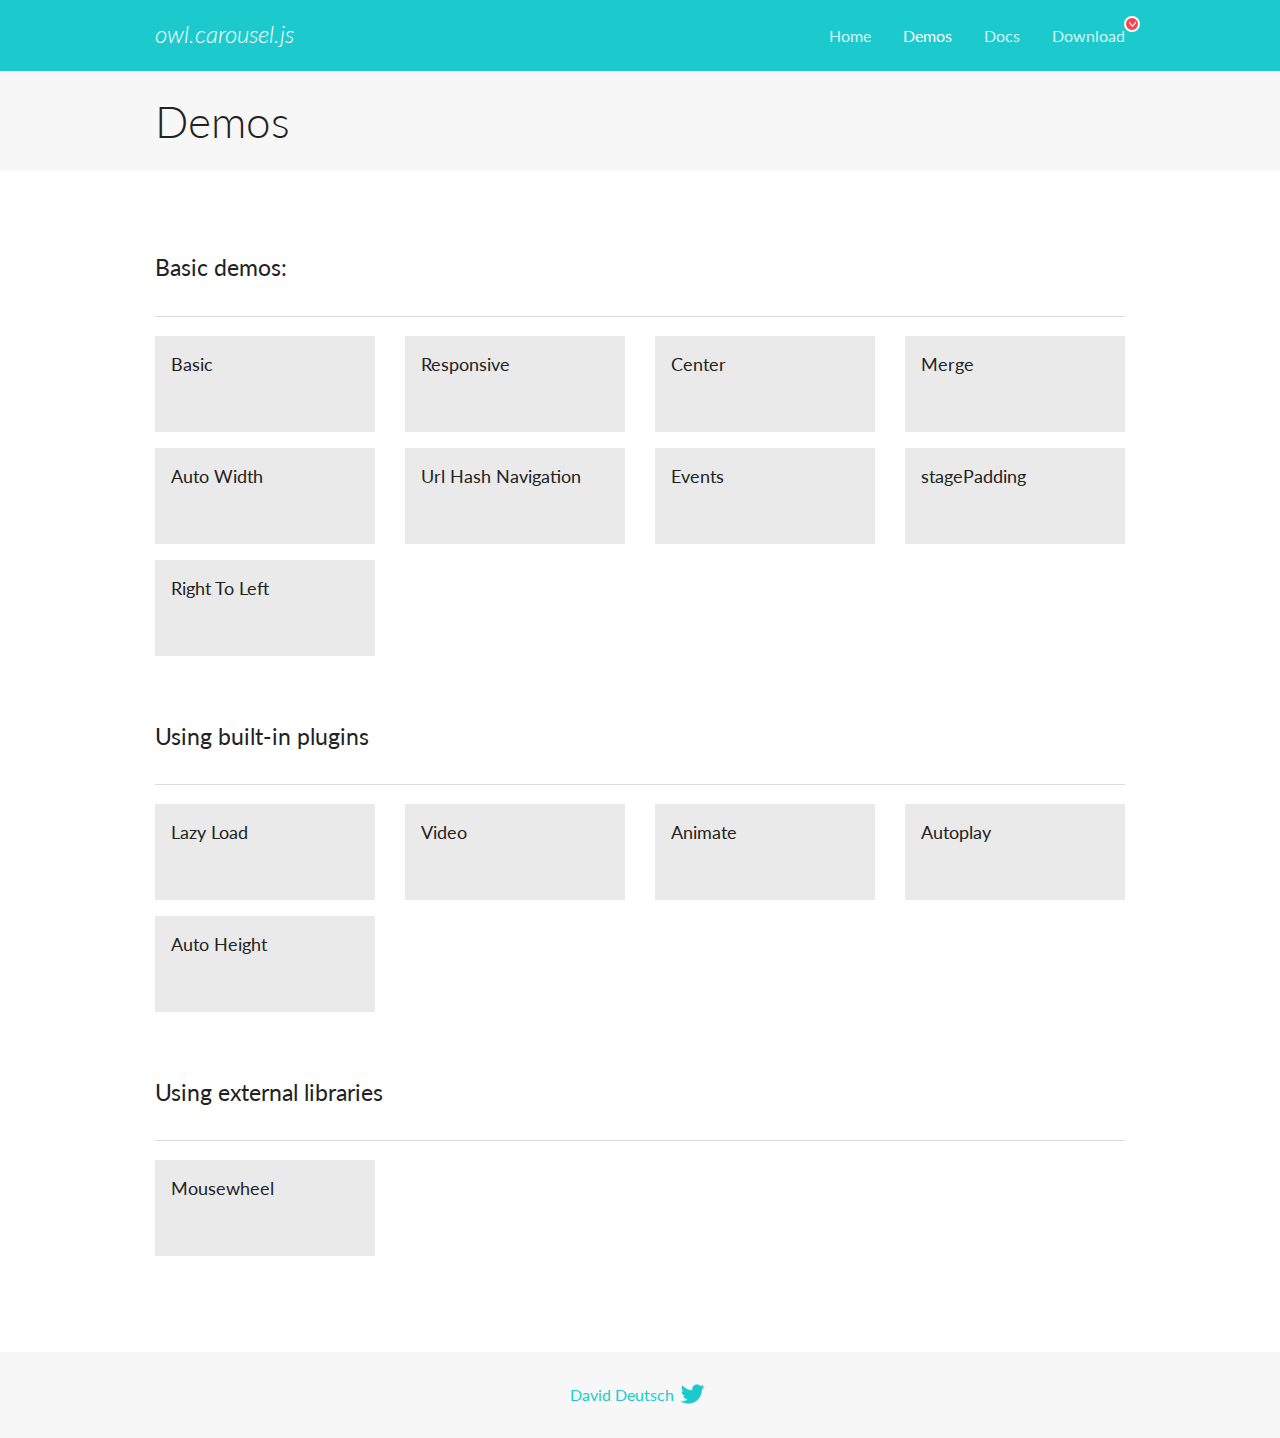
<file: app/libs/owl.carousel/docs/demos/demos.html>
<!DOCTYPE html>
<html lang="en">
  <head>

    <!-- head -->
    <meta charset="utf-8">
    <meta name="msapplication-tap-highlight" content="no" />
    <meta name="viewport" content="width=device-width, initial-scale=1.0" />
    <meta name="description" content="A list of Owl Carousel examples.">
    <meta name="author" content="David Deutsch">
    <title>
      Demos | Owl Carousel | 2.3.4
    </title>

    <!-- Stylesheets -->
    <link href='https://fonts.googleapis.com/css?family=Lato:300,400,700,400italic,300italic' rel='stylesheet' type='text/css'>
    <link rel="stylesheet" href="../assets/css/docs.theme.min.css">

    <!-- Owl Stylesheets -->
    <link rel="stylesheet" href="../assets/owlcarousel/assets/owl.carousel.min.css">
    <link rel="stylesheet" href="../assets/owlcarousel/assets/owl.theme.default.min.css">

    <!-- HTML5 shim and Respond.js IE8 support of HTML5 elements and media queries -->

    <!--[if lt IE 9]>
      <script src="https://oss.maxcdn.com/libs/html5shiv/3.7.0/html5shiv.js"></script>
      <script src="https://oss.maxcdn.com/libs/respond.js/1.3.0/respond.min.js"></script>
    <![endif]-->

    <!-- Favicons -->
    <link rel="apple-touch-icon-precomposed" sizes="144x144" href="../assets/ico/apple-touch-icon-144-precomposed.png">
    <link rel="shortcut icon" href="../assets/ico/favicon.png">
    <link rel="shortcut icon" href="favicon.ico">

    <!-- Yeah i know js should not be in header. Its required for demos.-->

    <!-- javascript -->
    <script src="../assets/vendors/jquery.min.js"></script>
    <script src="../assets/owlcarousel/owl.carousel.js"></script>
  </head>
  <body>

    <!-- header -->
    <header class="header">
      <div class="row">
        <div class="large-12 columns">
          <div class="brand left">
            <h3>
              <a href="/OwlCarousel2/">owl.carousel.js</a> 
            </h3>
          </div>
          <a id="toggle-nav" class="right">
            <span></span> <span></span> <span></span> 
          </a> 
          <div class="nav-bar">
            <ul class="clearfix">
              <li> <a href="/OwlCarousel2/index.html">Home</a>  </li>
              <li class="active">
                <a href="/OwlCarousel2/demos/demos.html">Demos</a> 
              </li>
              <li> <a href="/OwlCarousel2/docs/started-welcome.html">Docs</a>  </li>
              <li>
                <a href="https://github.com/OwlCarousel2/OwlCarousel2/archive/2.3.4.zip">Download</a> 
                <span class="download"></span> 
              </li>
            </ul>
          </div>
        </div>
      </div>
    </header>

    <!-- title -->
    <section class="title">
      <div class="row">
        <div class="large-12 columns">
          <h1>Demos</h1>
        </div>
      </div>
    </section>

    <!--  Demos -->
    <section id="demos">
      <div class="row">
        <div class="large-12 columns">
          <h4 id="basic-demos-">Basic demos:</h4>
          <hr>
          <div class="demo-list">
            <div class="row">
              <div class="small-6 medium-4 large-3 columns">
                <a href="basic.html" class="demo-block">
                  <h5>Basic </h5>
                </a> 
              </div>
              <div class="small-6 medium-4 large-3 columns">
                <a href="responsive.html" class="demo-block">
                  <h5>Responsive </h5>
                </a> 
              </div>
              <div class="small-6 medium-4 large-3 columns">
                <a href="center.html" class="demo-block">
                  <h5>Center </h5>
                </a> 
              </div>
              <div class="small-6 medium-4 large-3 columns">
                <a href="merge.html" class="demo-block">
                  <h5>Merge </h5>
                </a> 
              </div>
              <div class="small-6 medium-4 large-3 columns">
                <a href="autowidth.html" class="demo-block">
                  <h5>Auto Width </h5>
                </a> 
              </div>
              <div class="small-6 medium-4 large-3 columns">
                <a href="urlhashnav.html" class="demo-block">
                  <h5>Url Hash Navigation </h5>
                </a> 
              </div>
              <div class="small-6 medium-4 large-3 columns">
                <a href="events.html" class="demo-block">
                  <h5>Events </h5>
                </a> 
              </div>
              <div class="small-6 medium-4 large-3 columns">
                <a href="stagepadding.html" class="demo-block">
                  <h5>stagePadding </h5>
                </a> 
              </div>
              <div class="small-6 medium-4 large-3 columns">
                <a href="rtl.html" class="demo-block">
                  <h5>Right To Left </h5>
                </a> 
              </div>
            </div>
          </div>
          <h4 id="using-built-in-plugins">Using built-in plugins</h4>
          <hr>
          <div class="demo-list">
            <div class="row">
              <div class="small-6 medium-4 large-3 columns">
                <a href="lazyLoad.html" class="demo-block">
                  <h5>Lazy Load </h5>
                </a> 
              </div>
              <div class="small-6 medium-4 large-3 columns">
                <a href="video.html" class="demo-block">
                  <h5>Video </h5>
                </a> 
              </div>
              <div class="small-6 medium-4 large-3 columns">
                <a href="animate.html" class="demo-block">
                  <h5>Animate </h5>
                </a> 
              </div>
              <div class="small-6 medium-4 large-3 columns">
                <a href="autoplay.html" class="demo-block">
                  <h5>Autoplay </h5>
                </a> 
              </div>
              <div class="small-6 medium-4 large-3 columns">
                <a href="autoheight.html" class="demo-block">
                  <h5>Auto Height </h5>
                </a> 
              </div>
            </div>
          </div>
          <h4 id="using-external-libraries">Using external libraries</h4>
          <hr>
          <div class="demo-list">
            <div class="row">
              <div class="small-6 medium-4 large-3 columns">
                <a href="mousewheel.html" class="demo-block">
                  <h5>Mousewheel </h5>
                </a> 
              </div>
            </div>
          </div>
        </div>
      </div>
    </section>

    <!-- footer -->
    <footer class="footer">
      <div class="row">
        <div class="large-12 columns">
          <h5>
            <a href="/OwlCarousel2/docs/support-contact.html">David Deutsch</a> 
            <a id="custom-tweet-button" href="https://twitter.com/share?url=https://github.com/OwlCarousel2/OwlCarousel2&text=Owl Carousel - This is so awesome! " target="_blank"></a> 
          </h5>
        </div>
      </div>
    </footer>

    <!-- vendors -->
    <script src="../assets/vendors/highlight.js"></script>
    <script src="../assets/js/app.js"></script>
  </body>
</html>
</file>
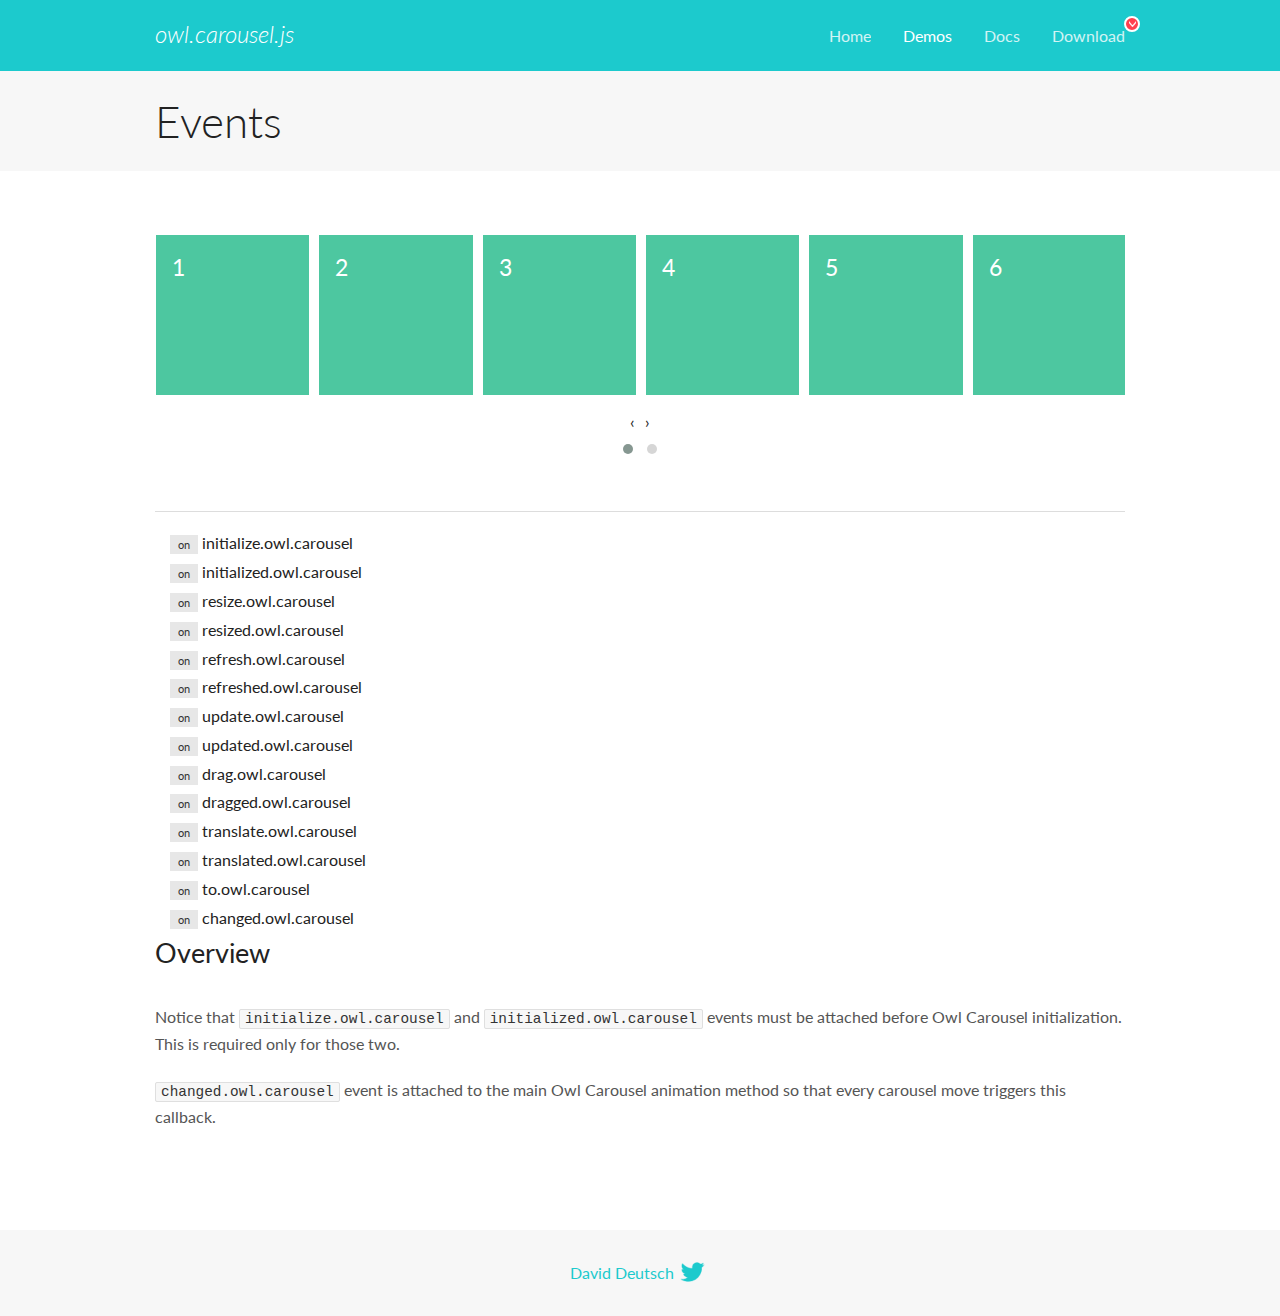
<file: app/libs/owl.carousel/docs/demos/events.html>
<!DOCTYPE html>
<html lang="en">
  <head>

    <!-- head -->
    <meta charset="utf-8">
    <meta name="msapplication-tap-highlight" content="no" />
    <meta name="viewport" content="width=device-width, initial-scale=1.0" />
    <meta name="description" content="Events usage demo">
    <meta name="author" content="David Deutsch">
    <title>
      Events Demo | Owl Carousel | 2.3.4
    </title>

    <!-- Stylesheets -->
    <link href='https://fonts.googleapis.com/css?family=Lato:300,400,700,400italic,300italic' rel='stylesheet' type='text/css'>
    <link rel="stylesheet" href="../assets/css/docs.theme.min.css">

    <!-- Owl Stylesheets -->
    <link rel="stylesheet" href="../assets/owlcarousel/assets/owl.carousel.min.css">
    <link rel="stylesheet" href="../assets/owlcarousel/assets/owl.theme.default.min.css">

    <!-- HTML5 shim and Respond.js IE8 support of HTML5 elements and media queries -->

    <!--[if lt IE 9]>
      <script src="https://oss.maxcdn.com/libs/html5shiv/3.7.0/html5shiv.js"></script>
      <script src="https://oss.maxcdn.com/libs/respond.js/1.3.0/respond.min.js"></script>
    <![endif]-->

    <!-- Favicons -->
    <link rel="apple-touch-icon-precomposed" sizes="144x144" href="../assets/ico/apple-touch-icon-144-precomposed.png">
    <link rel="shortcut icon" href="../assets/ico/favicon.png">
    <link rel="shortcut icon" href="favicon.ico">

    <!-- Yeah i know js should not be in header. Its required for demos.-->

    <!-- javascript -->
    <script src="../assets/vendors/jquery.min.js"></script>
    <script src="../assets/owlcarousel/owl.carousel.js"></script>
  </head>
  <body>

    <!-- header -->
    <header class="header">
      <div class="row">
        <div class="large-12 columns">
          <div class="brand left">
            <h3>
              <a href="/OwlCarousel2/">owl.carousel.js</a> 
            </h3>
          </div>
          <a id="toggle-nav" class="right">
            <span></span> <span></span> <span></span> 
          </a> 
          <div class="nav-bar">
            <ul class="clearfix">
              <li> <a href="/OwlCarousel2/index.html">Home</a>  </li>
              <li class="active">
                <a href="/OwlCarousel2/demos/demos.html">Demos</a> 
              </li>
              <li> <a href="/OwlCarousel2/docs/started-welcome.html">Docs</a>  </li>
              <li>
                <a href="https://github.com/OwlCarousel2/OwlCarousel2/archive/2.3.4.zip">Download</a> 
                <span class="download"></span> 
              </li>
            </ul>
          </div>
        </div>
      </div>
    </header>

    <!-- title -->
    <section class="title">
      <div class="row">
        <div class="large-12 columns">
          <h1>Events</h1>
        </div>
      </div>
    </section>

    <!--  Demos -->
    <section id="demos">
      <div class="row">
        <div class="large-12 columns">
          <div class="owl-carousel owl-theme">
            <div class="item">
              <h4>1</h4>
            </div>
            <div class="item">
              <h4>2</h4>
            </div>
            <div class="item">
              <h4>3</h4>
            </div>
            <div class="item">
              <h4>4</h4>
            </div>
            <div class="item">
              <h4>5</h4>
            </div>
            <div class="item">
              <h4>6</h4>
            </div>
            <div class="item">
              <h4>7</h4>
            </div>
            <div class="item">
              <h4>8</h4>
            </div>
            <div class="item">
              <h4>9</h4>
            </div>
            <div class="item">
              <h4>10</h4>
            </div>
            <div class="item">
              <h4>11</h4>
            </div>
            <div class="item">
              <h4>12</h4>
            </div>
          </div>
          <hr>
          <div class="large-12 columns callbacks">
            <div><span class="label secondary initialize">on</span>  initialize.owl.carousel </div>
            <div><span class="label secondary initialized">on</span>  initialized.owl.carousel </div>
            <div><span class="label secondary resize">on</span>  resize.owl.carousel </div>
            <div><span class="label secondary resized">on</span>  resized.owl.carousel </div>
            <div><span class="label secondary refresh">on</span>  refresh.owl.carousel </div>
            <div><span class="label secondary refreshed">on</span>  refreshed.owl.carousel </div>
            <div><span class="label secondary update">on</span>  update.owl.carousel </div>
            <div><span class="label secondary updated">on</span>  updated.owl.carousel </div>
            <div><span class="label secondary drag">on</span>  drag.owl.carousel </div>
            <div><span class="label secondary dragged">on</span>  dragged.owl.carousel </div>
            <div><span class="label secondary translate">on</span>  translate.owl.carousel </div>
            <div><span class="label secondary translated">on</span>  translated.owl.carousel </div>
            <div><span class="label secondary to">on</span>  to.owl.carousel </div>
            <div><span class="label secondary changed">on</span>  changed.owl.carousel </div>
          </div>
          <h3 id="overview">Overview</h3>
          <p>Notice that <code>initialize.owl.carousel</code> and <code>initialized.owl.carousel</code> events must be attached before Owl Carousel initialization. This is required only for those two.</p>
          <p><code>changed.owl.carousel</code> event is attached to the main Owl Carousel animation method so that every carousel move triggers this callback.</p>
          <script>
            jQuery(document).ready(function($) {
              var owl = $('.owl-carousel');
              owl.on('initialize.owl.carousel initialized.owl.carousel ' +
                'initialize.owl.carousel initialize.owl.carousel ' +
                'resize.owl.carousel resized.owl.carousel ' +
                'refresh.owl.carousel refreshed.owl.carousel ' +
                'update.owl.carousel updated.owl.carousel ' +
                'drag.owl.carousel dragged.owl.carousel ' +
                'translate.owl.carousel translated.owl.carousel ' +
                'to.owl.carousel changed.owl.carousel',
                function(e) {
                  $('.' + e.type)
                    .removeClass('secondary')
                    .addClass('success');
                  window.setTimeout(function() {
                    $('.' + e.type)
                      .removeClass('success')
                      .addClass('secondary');
                  }, 500);
                });
              owl.owlCarousel({
                loop: true,
                nav: true,
                lazyLoad: true,
                margin: 10,
                video: true,
                responsive: {
                  0: {
                    items: 1
                  },
                  600: {
                    items: 3
                  },
                  960: {
                    items: 5,
                  },
                  1200: {
                    items: 6
                  }
                }
              });
            });
          </script>
        </div>
      </div>
    </section>

    <!-- footer -->
    <footer class="footer">
      <div class="row">
        <div class="large-12 columns">
          <h5>
            <a href="/OwlCarousel2/docs/support-contact.html">David Deutsch</a> 
            <a id="custom-tweet-button" href="https://twitter.com/share?url=https://github.com/OwlCarousel2/OwlCarousel2&text=Owl Carousel - This is so awesome! " target="_blank"></a> 
          </h5>
        </div>
      </div>
    </footer>

    <!-- vendors -->
    <script src="../assets/vendors/highlight.js"></script>
    <script src="../assets/js/app.js"></script>
  </body>
</html>
</file>
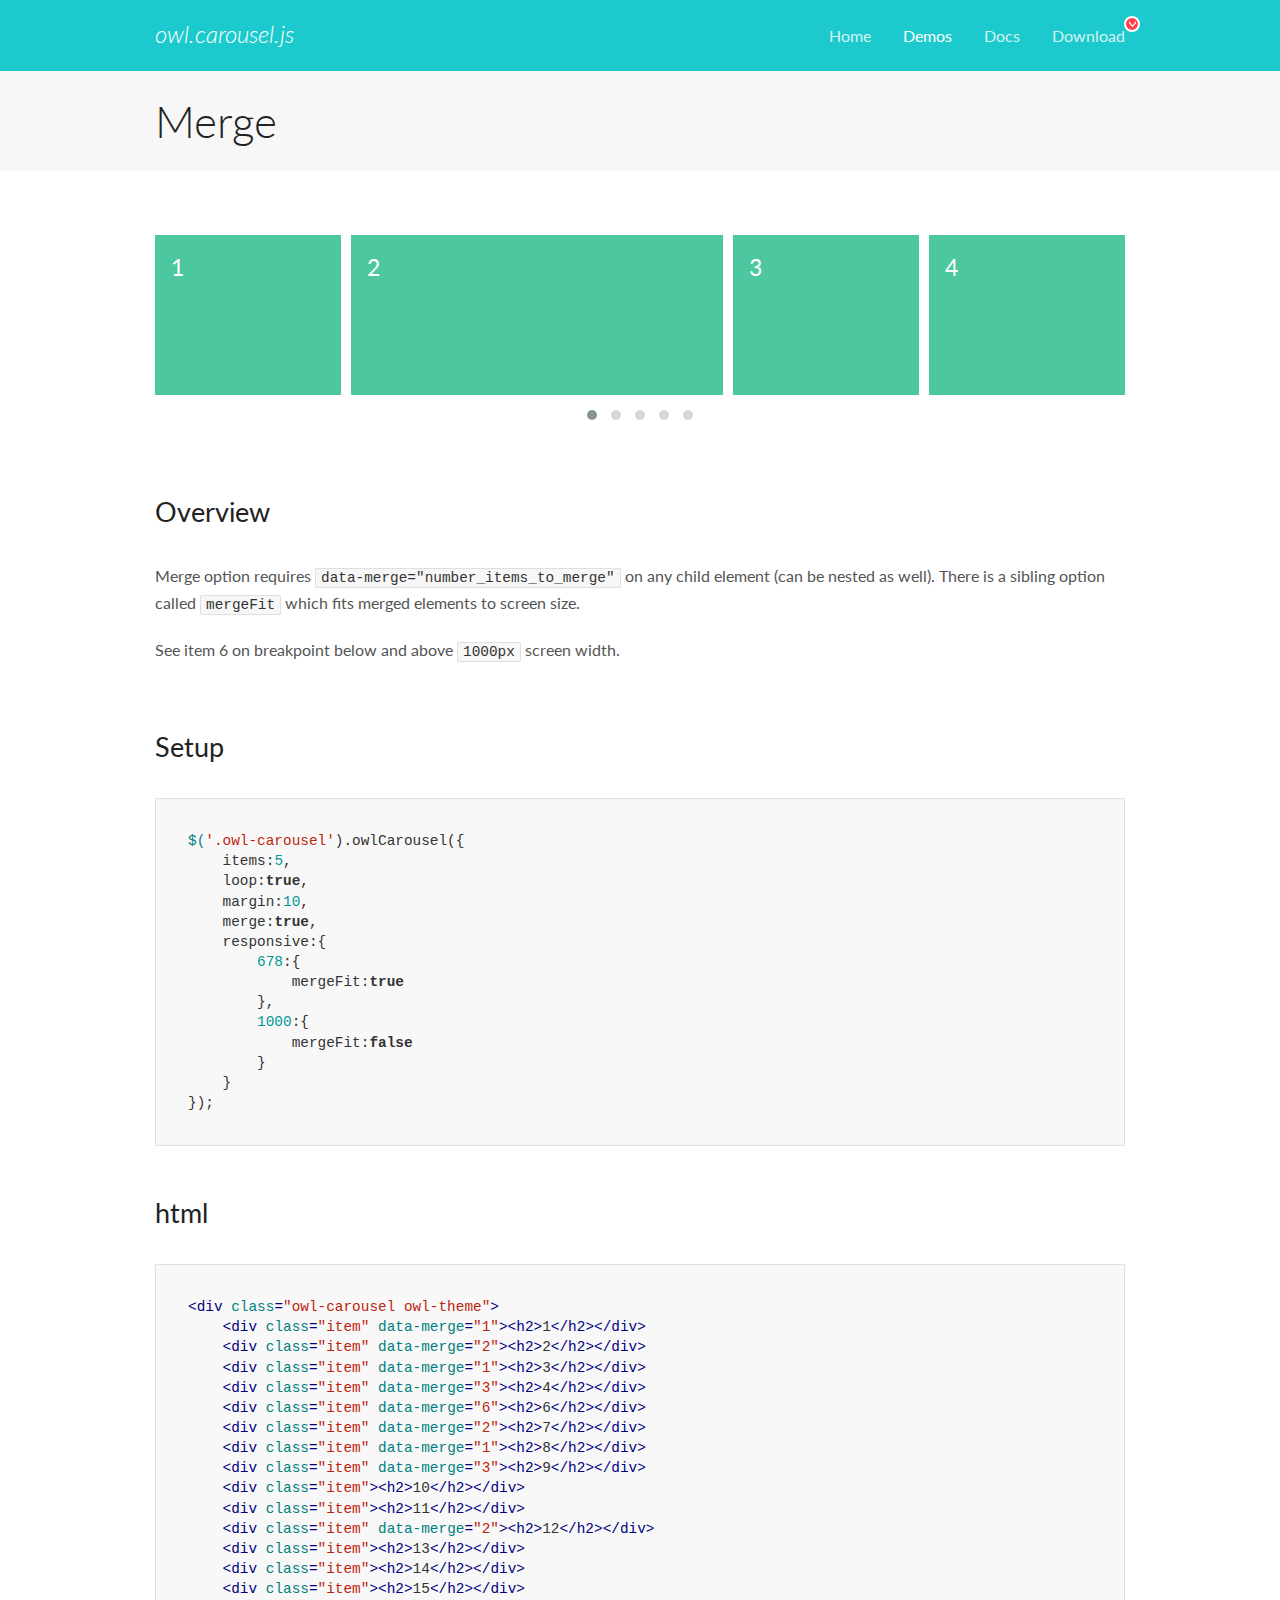
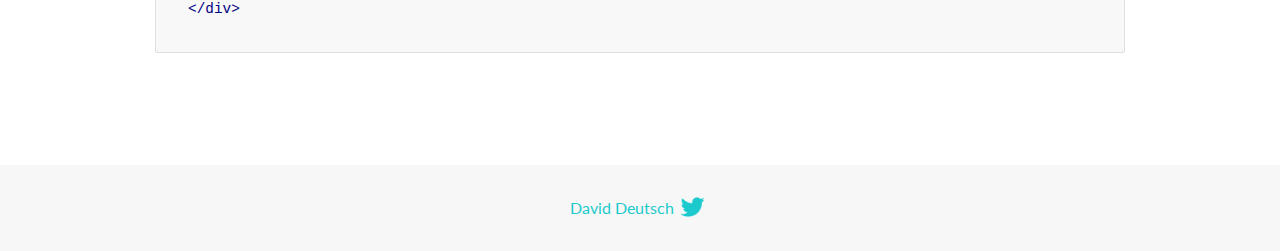
<file: app/libs/owl.carousel/docs/demos/merge.html>
<!DOCTYPE html>
<html lang="en">
  <head>

    <!-- head -->
    <meta charset="utf-8">
    <meta name="msapplication-tap-highlight" content="no" />
    <meta name="viewport" content="width=device-width, initial-scale=1.0" />
    <meta name="description" content="Merge Items">
    <meta name="author" content="David Deutsch">
    <title>
      Merge Demo | Owl Carousel | 2.3.4
    </title>

    <!-- Stylesheets -->
    <link href='https://fonts.googleapis.com/css?family=Lato:300,400,700,400italic,300italic' rel='stylesheet' type='text/css'>
    <link rel="stylesheet" href="../assets/css/docs.theme.min.css">

    <!-- Owl Stylesheets -->
    <link rel="stylesheet" href="../assets/owlcarousel/assets/owl.carousel.min.css">
    <link rel="stylesheet" href="../assets/owlcarousel/assets/owl.theme.default.min.css">

    <!-- HTML5 shim and Respond.js IE8 support of HTML5 elements and media queries -->

    <!--[if lt IE 9]>
      <script src="https://oss.maxcdn.com/libs/html5shiv/3.7.0/html5shiv.js"></script>
      <script src="https://oss.maxcdn.com/libs/respond.js/1.3.0/respond.min.js"></script>
    <![endif]-->

    <!-- Favicons -->
    <link rel="apple-touch-icon-precomposed" sizes="144x144" href="../assets/ico/apple-touch-icon-144-precomposed.png">
    <link rel="shortcut icon" href="../assets/ico/favicon.png">
    <link rel="shortcut icon" href="favicon.ico">

    <!-- Yeah i know js should not be in header. Its required for demos.-->

    <!-- javascript -->
    <script src="../assets/vendors/jquery.min.js"></script>
    <script src="../assets/owlcarousel/owl.carousel.js"></script>
  </head>
  <body>

    <!-- header -->
    <header class="header">
      <div class="row">
        <div class="large-12 columns">
          <div class="brand left">
            <h3>
              <a href="/OwlCarousel2/">owl.carousel.js</a> 
            </h3>
          </div>
          <a id="toggle-nav" class="right">
            <span></span> <span></span> <span></span> 
          </a> 
          <div class="nav-bar">
            <ul class="clearfix">
              <li> <a href="/OwlCarousel2/index.html">Home</a>  </li>
              <li class="active">
                <a href="/OwlCarousel2/demos/demos.html">Demos</a> 
              </li>
              <li> <a href="/OwlCarousel2/docs/started-welcome.html">Docs</a>  </li>
              <li>
                <a href="https://github.com/OwlCarousel2/OwlCarousel2/archive/2.3.4.zip">Download</a> 
                <span class="download"></span> 
              </li>
            </ul>
          </div>
        </div>
      </div>
    </header>

    <!-- title -->
    <section class="title">
      <div class="row">
        <div class="large-12 columns">
          <h1>Merge</h1>
        </div>
      </div>
    </section>

    <!--  Demos -->
    <section id="demos">
      <div class="row">
        <div class="large-12 columns">
          <div class="owl-carousel owl-theme">
            <div class="item" data-merge="1">
              <h4>1</h4>
            </div>
            <div class="item" data-merge="2">
              <h4>2</h4>
            </div>
            <div class="item" data-merge="1">
              <h4>3</h4>
            </div>
            <div class="item" data-merge="3">
              <h4>4</h4>
            </div>
            <div class="item" data-merge="6">
              <h4>6</h4>
            </div>
            <div class="item" data-merge="2">
              <h4>7</h4>
            </div>
            <div class="item" data-merge="1">
              <h4>8</h4>
            </div>
            <div class="item" data-merge="3">
              <h4>9</h4>
            </div>
            <div class="item">
              <h4>10</h4>
            </div>
            <div class="item">
              <h4>11</h4>
            </div>
            <div class="item" data-merge="2">
              <h4>12</h4>
            </div>
            <div class="item">
              <h4>13</h4>
            </div>
            <div class="item">
              <h4>14</h4>
            </div>
            <div class="item">
              <h4>15</h4>
            </div>
          </div>
          <h3 id="overview">Overview</h3>
          <p>Merge option requires <code>data-merge=&quot;number_items_to_merge&quot;</code> on any child element (can be nested as well). There is a sibling option called <code>mergeFit</code> which fits merged elements to screen size. </p>
          <p>See item 6 on breakpoint below and above <code>1000px</code> screen width.</p>
          <h3 id="setup">Setup</h3>
          <pre><code>$(&#39;.owl-carousel&#39;).owlCarousel({
    items:5,
    loop:true,
    margin:10,
    merge:true,
    responsive:{
        678:{
            mergeFit:true
        },
        1000:{
            mergeFit:false
        }
    }
});</code></pre>
          <h3 id="html">html</h3>
          <pre><code>&lt;div class=&quot;owl-carousel owl-theme&quot;&gt;
    &lt;div class=&quot;item&quot; data-merge=&quot;1&quot;&gt;&lt;h2&gt;1&lt;/h2&gt;&lt;/div&gt;
    &lt;div class=&quot;item&quot; data-merge=&quot;2&quot;&gt;&lt;h2&gt;2&lt;/h2&gt;&lt;/div&gt;
    &lt;div class=&quot;item&quot; data-merge=&quot;1&quot;&gt;&lt;h2&gt;3&lt;/h2&gt;&lt;/div&gt;
    &lt;div class=&quot;item&quot; data-merge=&quot;3&quot;&gt;&lt;h2&gt;4&lt;/h2&gt;&lt;/div&gt;
    &lt;div class=&quot;item&quot; data-merge=&quot;6&quot;&gt;&lt;h2&gt;6&lt;/h2&gt;&lt;/div&gt;
    &lt;div class=&quot;item&quot; data-merge=&quot;2&quot;&gt;&lt;h2&gt;7&lt;/h2&gt;&lt;/div&gt;
    &lt;div class=&quot;item&quot; data-merge=&quot;1&quot;&gt;&lt;h2&gt;8&lt;/h2&gt;&lt;/div&gt;
    &lt;div class=&quot;item&quot; data-merge=&quot;3&quot;&gt;&lt;h2&gt;9&lt;/h2&gt;&lt;/div&gt;
    &lt;div class=&quot;item&quot;&gt;&lt;h2&gt;10&lt;/h2&gt;&lt;/div&gt;
    &lt;div class=&quot;item&quot;&gt;&lt;h2&gt;11&lt;/h2&gt;&lt;/div&gt;
    &lt;div class=&quot;item&quot; data-merge=&quot;2&quot;&gt;&lt;h2&gt;12&lt;/h2&gt;&lt;/div&gt;
    &lt;div class=&quot;item&quot;&gt;&lt;h2&gt;13&lt;/h2&gt;&lt;/div&gt;
    &lt;div class=&quot;item&quot;&gt;&lt;h2&gt;14&lt;/h2&gt;&lt;/div&gt;
    &lt;div class=&quot;item&quot;&gt;&lt;h2&gt;15&lt;/h2&gt;&lt;/div&gt;
&lt;/div&gt;</code></pre>
          <script>
            $(document).ready(function() {
              $('.owl-carousel').owlCarousel({
                items: 5,
                loop: true,
                margin: 10,
                merge: true,
                responsive: {
                  678: {
                    mergeFit: true
                  },
                  1000: {
                    mergeFit: false
                  }
                }
              });
            })
          </script>
        </div>
      </div>
    </section>

    <!-- footer -->
    <footer class="footer">
      <div class="row">
        <div class="large-12 columns">
          <h5>
            <a href="/OwlCarousel2/docs/support-contact.html">David Deutsch</a> 
            <a id="custom-tweet-button" href="https://twitter.com/share?url=https://github.com/OwlCarousel2/OwlCarousel2&text=Owl Carousel - This is so awesome! " target="_blank"></a> 
          </h5>
        </div>
      </div>
    </footer>

    <!-- vendors -->
    <script src="../assets/vendors/highlight.js"></script>
    <script src="../assets/js/app.js"></script>
  </body>
</html>
</file>
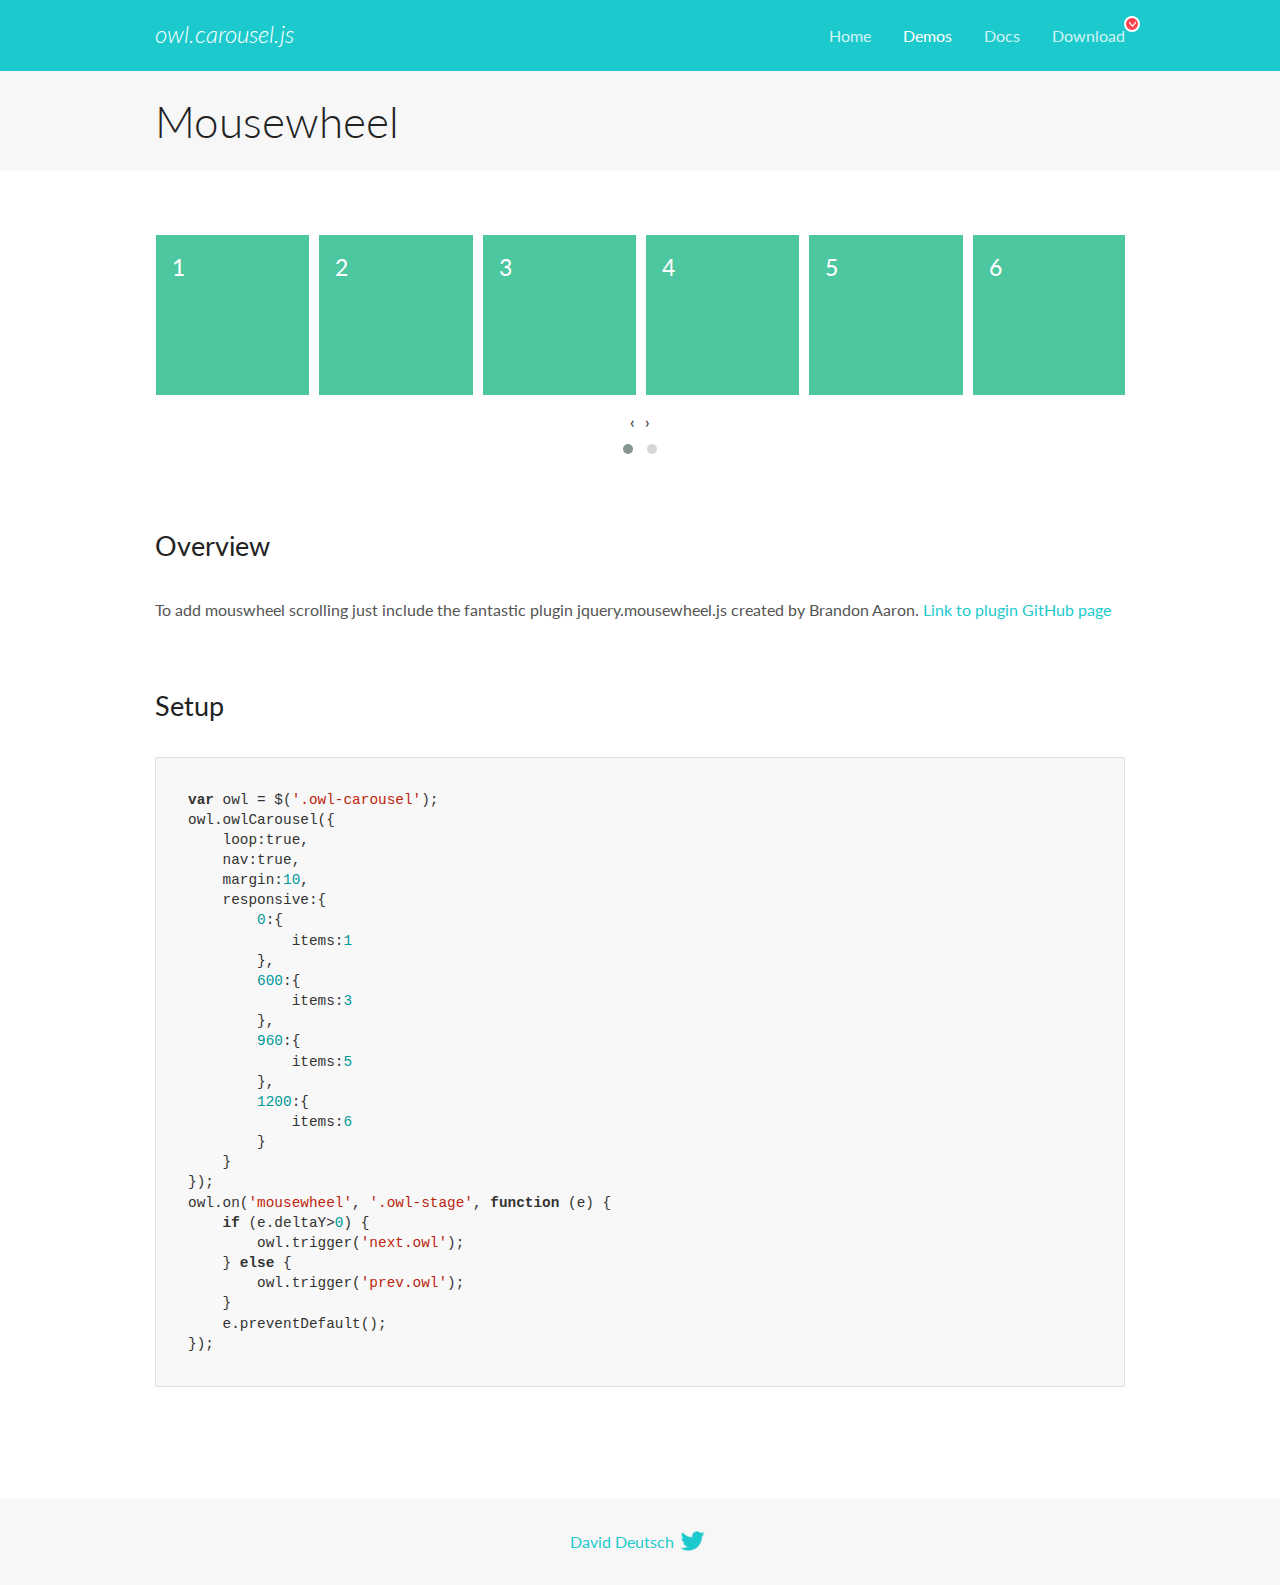
<file: app/libs/owl.carousel/docs/demos/mousewheel.html>
<!DOCTYPE html>
<html lang="en">
  <head>

    <!-- head -->
    <meta charset="utf-8">
    <meta name="msapplication-tap-highlight" content="no" />
    <meta name="viewport" content="width=device-width, initial-scale=1.0" />
    <meta name="description" content="Mousewheel usage demo">
    <meta name="author" content="David Deutsch">
    <title>
      Mousewheel Demo | Owl Carousel | 2.3.4
    </title>

    <!-- Stylesheets -->
    <link href='https://fonts.googleapis.com/css?family=Lato:300,400,700,400italic,300italic' rel='stylesheet' type='text/css'>
    <link rel="stylesheet" href="../assets/css/docs.theme.min.css">

    <!-- Owl Stylesheets -->
    <link rel="stylesheet" href="../assets/owlcarousel/assets/owl.carousel.min.css">
    <link rel="stylesheet" href="../assets/owlcarousel/assets/owl.theme.default.min.css">

    <!-- HTML5 shim and Respond.js IE8 support of HTML5 elements and media queries -->

    <!--[if lt IE 9]>
      <script src="https://oss.maxcdn.com/libs/html5shiv/3.7.0/html5shiv.js"></script>
      <script src="https://oss.maxcdn.com/libs/respond.js/1.3.0/respond.min.js"></script>
    <![endif]-->

    <!-- Favicons -->
    <link rel="apple-touch-icon-precomposed" sizes="144x144" href="../assets/ico/apple-touch-icon-144-precomposed.png">
    <link rel="shortcut icon" href="../assets/ico/favicon.png">
    <link rel="shortcut icon" href="favicon.ico">

    <!-- Yeah i know js should not be in header. Its required for demos.-->

    <!-- javascript -->
    <script src="../assets/vendors/jquery.min.js"></script>
    <script src="../assets/owlcarousel/owl.carousel.js"></script>
  </head>
  <body>

    <!-- header -->
    <header class="header">
      <div class="row">
        <div class="large-12 columns">
          <div class="brand left">
            <h3>
              <a href="/OwlCarousel2/">owl.carousel.js</a> 
            </h3>
          </div>
          <a id="toggle-nav" class="right">
            <span></span> <span></span> <span></span> 
          </a> 
          <div class="nav-bar">
            <ul class="clearfix">
              <li> <a href="/OwlCarousel2/index.html">Home</a>  </li>
              <li class="active">
                <a href="/OwlCarousel2/demos/demos.html">Demos</a> 
              </li>
              <li> <a href="/OwlCarousel2/docs/started-welcome.html">Docs</a>  </li>
              <li>
                <a href="https://github.com/OwlCarousel2/OwlCarousel2/archive/2.3.4.zip">Download</a> 
                <span class="download"></span> 
              </li>
            </ul>
          </div>
        </div>
      </div>
    </header>

    <!-- title -->
    <section class="title">
      <div class="row">
        <div class="large-12 columns">
          <h1>Mousewheel</h1>
        </div>
      </div>
    </section>

    <!--  Demos -->
    <section id="demos">
      <div class="row">
        <div class="large-12 columns">
          <div class="owl-carousel owl-theme">
            <div class="item">
              <h4>1</h4>
            </div>
            <div class="item">
              <h4>2</h4>
            </div>
            <div class="item">
              <h4>3</h4>
            </div>
            <div class="item">
              <h4>4</h4>
            </div>
            <div class="item">
              <h4>5</h4>
            </div>
            <div class="item">
              <h4>6</h4>
            </div>
            <div class="item">
              <h4>7</h4>
            </div>
            <div class="item">
              <h4>8</h4>
            </div>
            <div class="item">
              <h4>9</h4>
            </div>
            <div class="item">
              <h4>10</h4>
            </div>
            <div class="item">
              <h4>11</h4>
            </div>
            <div class="item">
              <h4>12</h4>
            </div>
          </div>
          <h3 id="overview">Overview</h3>
          <p>To add mouswheel scrolling just include the fantastic plugin jquery.mousewheel.js created by Brandon Aaron.
            <a href="https://github.com/brandonaaron/jquery-mousewheel">Link to plugin GitHub page</a> 
          </p>
          <h3 id="setup">Setup</h3>
          <pre><code>var owl = $(&#39;.owl-carousel&#39;);
owl.owlCarousel({
    loop:true,
    nav:true,
    margin:10,
    responsive:{
        0:{
            items:1
        },
        600:{
            items:3
        },            
        960:{
            items:5
        },
        1200:{
            items:6
        }
    }
});
owl.on(&#39;mousewheel&#39;, &#39;.owl-stage&#39;, function (e) {
    if (e.deltaY&gt;0) {
        owl.trigger(&#39;next.owl&#39;);
    } else {
        owl.trigger(&#39;prev.owl&#39;);
    }
    e.preventDefault();
});</code></pre>
          <script src="../assets/vendors/jquery.mousewheel.min.js"></script>
          <script>
            $(document).ready(function() {
              var owl = $('.owl-carousel');
              owl.owlCarousel({
                loop: true,
                nav: true,
                margin: 10,
                responsive: {
                  0: {
                    items: 1
                  },
                  600: {
                    items: 3
                  },
                  960: {
                    items: 5
                  },
                  1200: {
                    items: 6
                  }
                }
              });
              owl.on('mousewheel', '.owl-stage', function(e) {
                if (e.deltaY > 0) {
                  owl.trigger('next.owl');
                } else {
                  owl.trigger('prev.owl');
                }
                e.preventDefault();
              });
            })
          </script>
        </div>
      </div>
    </section>

    <!-- footer -->
    <footer class="footer">
      <div class="row">
        <div class="large-12 columns">
          <h5>
            <a href="/OwlCarousel2/docs/support-contact.html">David Deutsch</a> 
            <a id="custom-tweet-button" href="https://twitter.com/share?url=https://github.com/OwlCarousel2/OwlCarousel2&text=Owl Carousel - This is so awesome! " target="_blank"></a> 
          </h5>
        </div>
      </div>
    </footer>

    <!-- vendors -->
    <script src="../assets/vendors/highlight.js"></script>
    <script src="../assets/js/app.js"></script>
  </body>
</html>
</file>
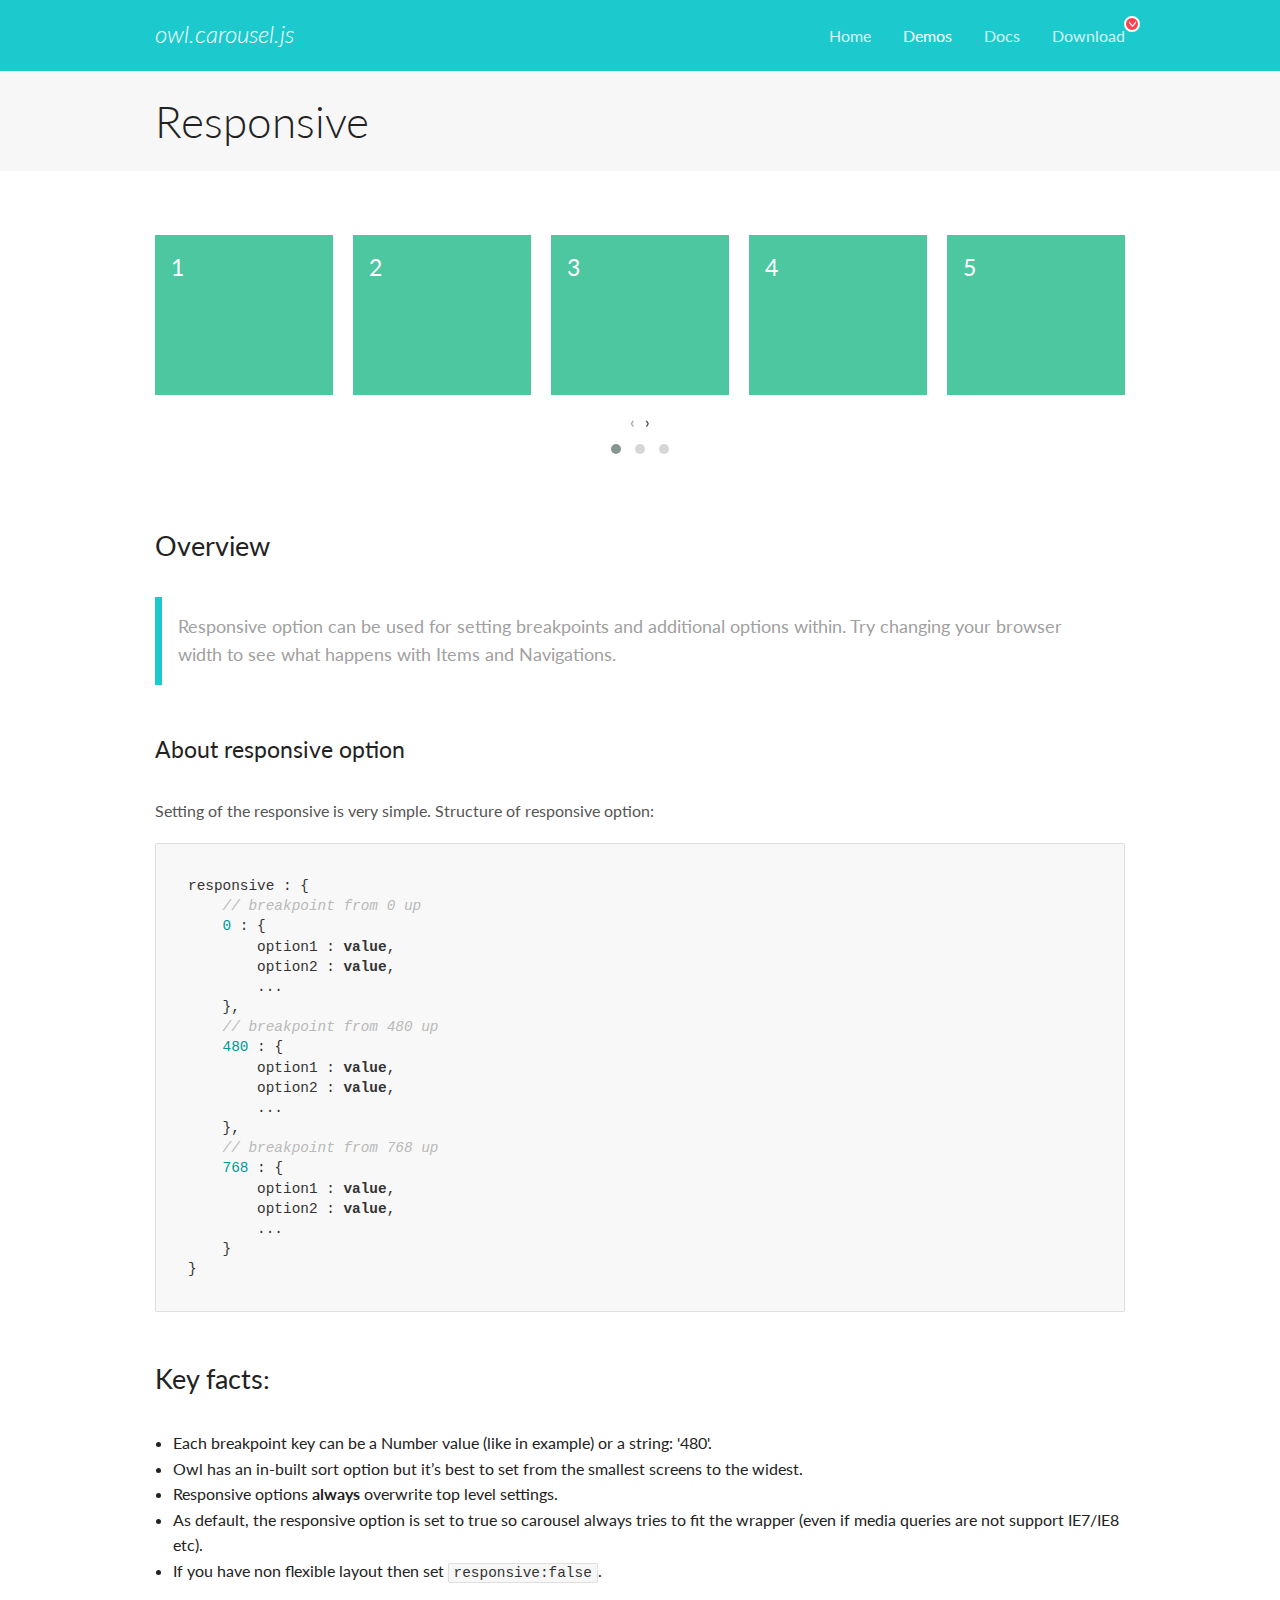
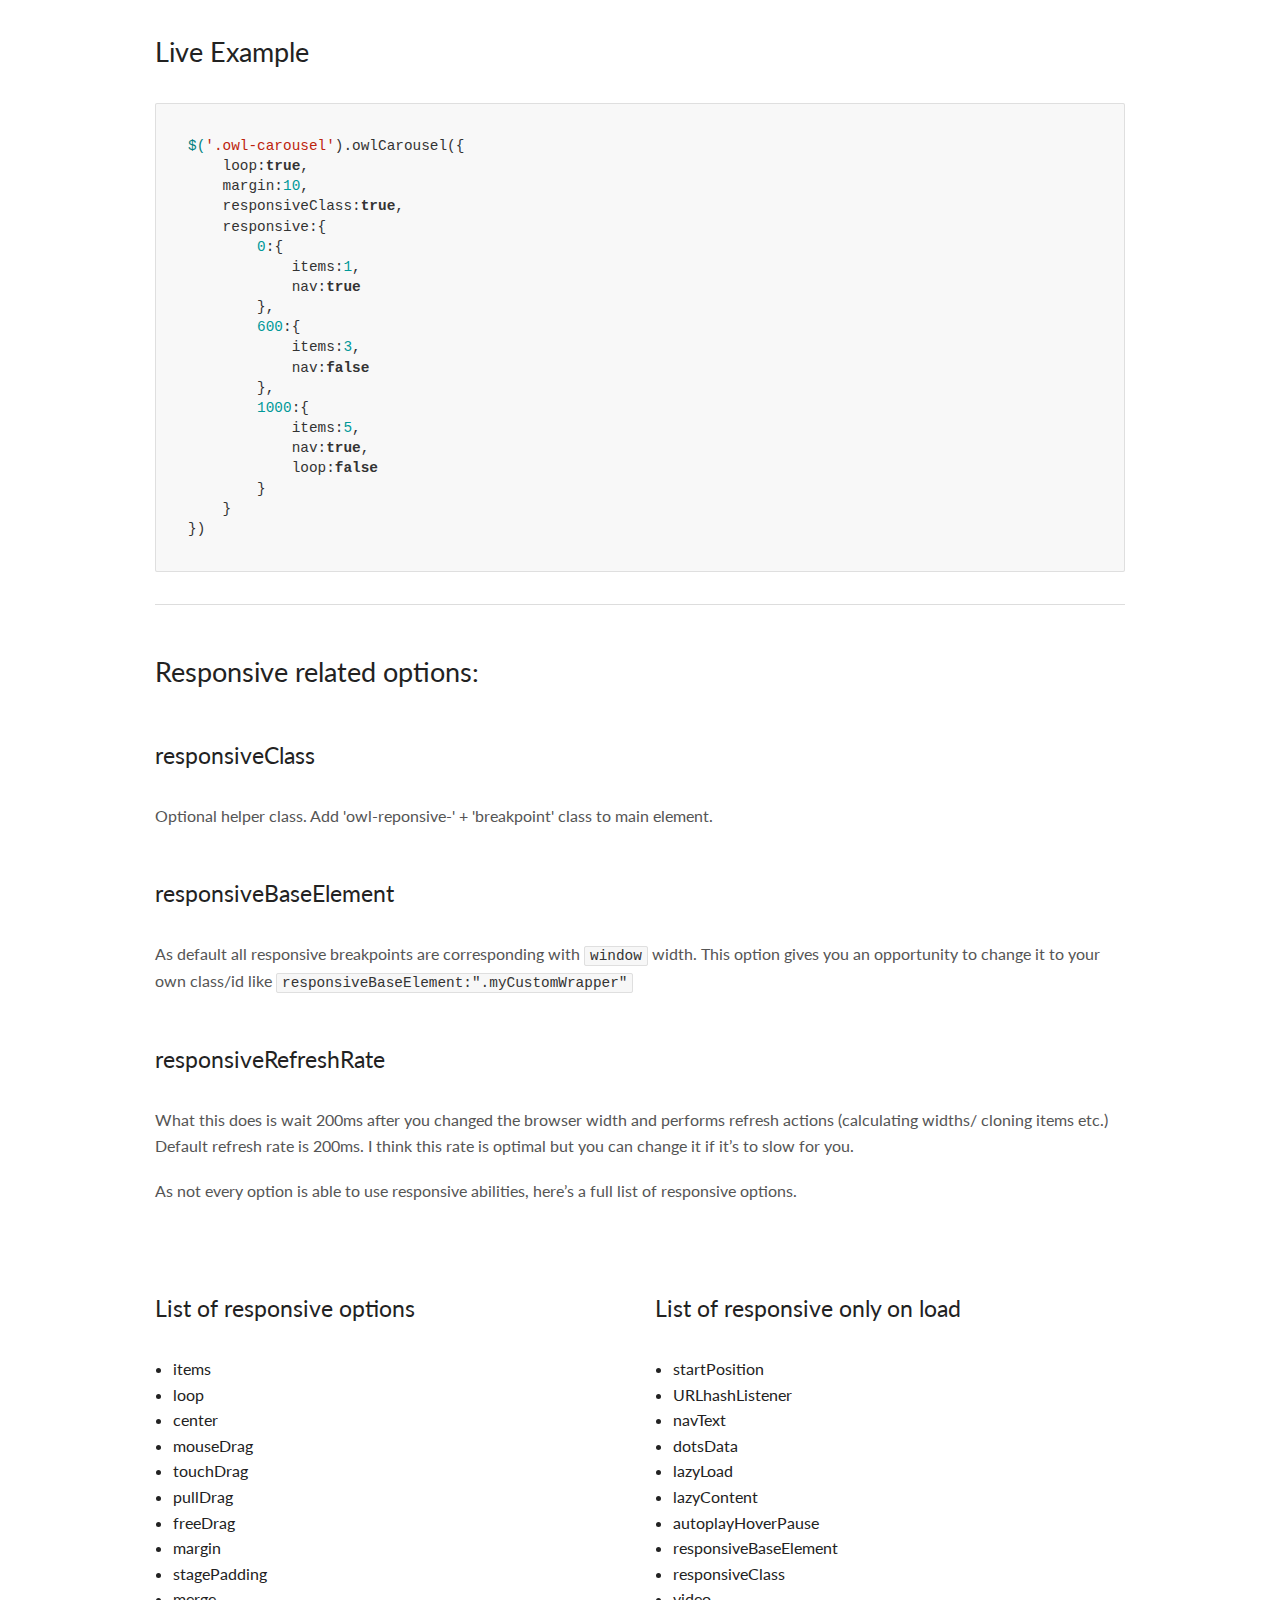
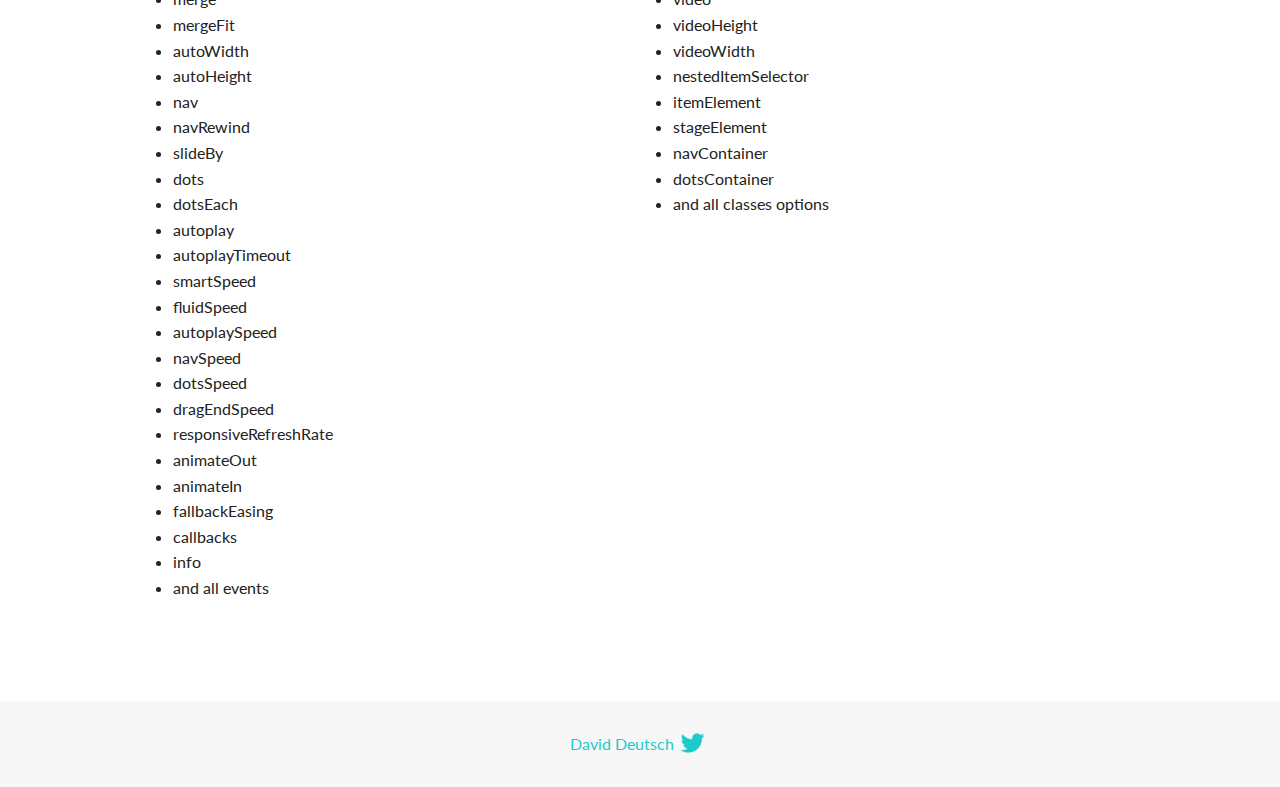
<file: app/libs/owl.carousel/docs/demos/responsive.html>
<!DOCTYPE html>
<html lang="en">
  <head>

    <!-- head -->
    <meta charset="utf-8">
    <meta name="msapplication-tap-highlight" content="no" />
    <meta name="viewport" content="width=device-width, initial-scale=1.0" />
    <meta name="description" content="How to use responsive options">
    <meta name="author" content="David Deutsch">
    <title>
      Responsive Demo | Owl Carousel | 2.3.4
    </title>

    <!-- Stylesheets -->
    <link href='https://fonts.googleapis.com/css?family=Lato:300,400,700,400italic,300italic' rel='stylesheet' type='text/css'>
    <link rel="stylesheet" href="../assets/css/docs.theme.min.css">

    <!-- Owl Stylesheets -->
    <link rel="stylesheet" href="../assets/owlcarousel/assets/owl.carousel.min.css">
    <link rel="stylesheet" href="../assets/owlcarousel/assets/owl.theme.default.min.css">

    <!-- HTML5 shim and Respond.js IE8 support of HTML5 elements and media queries -->

    <!--[if lt IE 9]>
      <script src="https://oss.maxcdn.com/libs/html5shiv/3.7.0/html5shiv.js"></script>
      <script src="https://oss.maxcdn.com/libs/respond.js/1.3.0/respond.min.js"></script>
    <![endif]-->

    <!-- Favicons -->
    <link rel="apple-touch-icon-precomposed" sizes="144x144" href="../assets/ico/apple-touch-icon-144-precomposed.png">
    <link rel="shortcut icon" href="../assets/ico/favicon.png">
    <link rel="shortcut icon" href="favicon.ico">

    <!-- Yeah i know js should not be in header. Its required for demos.-->

    <!-- javascript -->
    <script src="../assets/vendors/jquery.min.js"></script>
    <script src="../assets/owlcarousel/owl.carousel.js"></script>
  </head>
  <body>

    <!-- header -->
    <header class="header">
      <div class="row">
        <div class="large-12 columns">
          <div class="brand left">
            <h3>
              <a href="/OwlCarousel2/">owl.carousel.js</a> 
            </h3>
          </div>
          <a id="toggle-nav" class="right">
            <span></span> <span></span> <span></span> 
          </a> 
          <div class="nav-bar">
            <ul class="clearfix">
              <li> <a href="/OwlCarousel2/index.html">Home</a>  </li>
              <li class="active">
                <a href="/OwlCarousel2/demos/demos.html">Demos</a> 
              </li>
              <li> <a href="/OwlCarousel2/docs/started-welcome.html">Docs</a>  </li>
              <li>
                <a href="https://github.com/OwlCarousel2/OwlCarousel2/archive/2.3.4.zip">Download</a> 
                <span class="download"></span> 
              </li>
            </ul>
          </div>
        </div>
      </div>
    </header>

    <!-- title -->
    <section class="title">
      <div class="row">
        <div class="large-12 columns">
          <h1>Responsive</h1>
        </div>
      </div>
    </section>

    <!--  Demos -->
    <section id="demos">
      <div class="row">
        <div class="large-12 columns">
          <div class="owl-carousel owl-theme">
            <div class="item">
              <h4>1</h4>
            </div>
            <div class="item">
              <h4>2</h4>
            </div>
            <div class="item">
              <h4>3</h4>
            </div>
            <div class="item">
              <h4>4</h4>
            </div>
            <div class="item">
              <h4>5</h4>
            </div>
            <div class="item">
              <h4>6</h4>
            </div>
            <div class="item">
              <h4>7</h4>
            </div>
            <div class="item">
              <h4>8</h4>
            </div>
            <div class="item">
              <h4>9</h4>
            </div>
            <div class="item">
              <h4>10</h4>
            </div>
            <div class="item">
              <h4>11</h4>
            </div>
            <div class="item">
              <h4>12</h4>
            </div>
          </div>
          <h3 id="overview">Overview</h3>
          <blockquote>
            <p>Responsive option can be used for setting breakpoints and additional options within. Try changing your browser width to see what happens with Items and Navigations.</p>
          </blockquote>
          <h4 id="about-responsive-option">About responsive option</h4>
          <p>Setting of the responsive is very simple. Structure of responsive option:</p>
          <pre><code>responsive : {
    // breakpoint from 0 up
    0 : {
        option1 : value,
        option2 : value,
        ...
    },
    // breakpoint from 480 up
    480 : {
        option1 : value,
        option2 : value,
        ...
    },
    // breakpoint from 768 up
    768 : {
        option1 : value,
        option2 : value,
        ...
    }
}</code></pre>
          <h3 id="key-facts-">Key facts:</h3>
          <ul>
            <li>Each breakpoint key can be a Number value (like in example) or a string: &#39;480&#39;.</li>
            <li>Owl has an in-built sort option but it’s best to set from the smallest screens to the widest.</li>
            <li>Responsive options <strong>always</strong>  overwrite top level settings.</li>
            <li>As default, the responsive option is set to true so carousel always tries to fit the wrapper (even if media queries are not support IE7/IE8 etc).</li>
            <li>If you have non flexible layout then set <code>responsive:false</code>.</li>
          </ul>
          <h3 id="live-example">Live Example</h3>
          <pre><code>$(&#39;.owl-carousel&#39;).owlCarousel({
    loop:true,
    margin:10,
    responsiveClass:true,
    responsive:{
        0:{
            items:1,
            nav:true
        },
        600:{
            items:3,
            nav:false
        },
        1000:{
            items:5,
            nav:true,
            loop:false
        }
    }
})</code></pre>
          <hr>
          <h3 id="responsive-related-options-">Responsive related options:</h3>
          <h4 id="responsiveclass">responsiveClass</h4>
          <p>Optional helper class. Add &#39;owl-reponsive-&#39; + &#39;breakpoint&#39; class to main element.</p>
          <h4 id="responsivebaseelement">responsiveBaseElement</h4>
          <p>As default all responsive breakpoints are corresponding with <code>window</code> width. This option gives you an opportunity to change it to your own class/id like <code>responsiveBaseElement:&quot;.myCustomWrapper&quot;</code></p>
          <h4 id="responsiverefreshrate">responsiveRefreshRate</h4>
          <p>What this does is wait 200ms after you changed the browser width and performs refresh actions (calculating widths/ cloning items etc.) Default refresh rate is 200ms. I think this rate is optimal but you can change it if it’s to slow for you.</p>
          <p>As not every option is able to use responsive abilities, here’s a full list of responsive options.</p>
          <p>
            <div class="row">
          </p>
          <div class="large-6 columns">
            <h4 id="list-of-responsive-options">List of responsive options</h4>
            <ul>
              <li>items</li>
              <li>loop</li>
              <li>center</li>
              <li>mouseDrag</li>
              <li>touchDrag</li>
              <li>pullDrag</li>
              <li>freeDrag</li>
              <li>margin</li>
              <li>stagePadding</li>
              <li>merge</li>
              <li>mergeFit</li>
              <li>autoWidth</li>
              <li>autoHeight</li>
              <li>nav</li>
              <li>navRewind</li>
              <li>slideBy</li>
              <li>dots</li>
              <li>dotsEach</li>
              <li>autoplay</li>
              <li>autoplayTimeout</li>
              <li>smartSpeed</li>
              <li>fluidSpeed</li>
              <li>autoplaySpeed</li>
              <li>navSpeed</li>
              <li>dotsSpeed</li>
              <li>dragEndSpeed</li>
              <li>responsiveRefreshRate</li>
              <li>animateOut</li>
              <li>animateIn</li>
              <li>fallbackEasing</li>
              <li>callbacks</li>
              <li>info</li>
              <li>and all events</li>
            </ul>
          </div>
          <div class="large-6 columns">
            <h4 id="list-of-responsive-only-on-load">List of responsive only on load</h4>
            <ul>
              <li>startPosition</li>
              <li>URLhashListener</li>
              <li>navText</li>
              <li>dotsData</li>
              <li>lazyLoad</li>
              <li>lazyContent</li>
              <li>autoplayHoverPause</li>
              <li>responsiveBaseElement</li>
              <li>responsiveClass</li>
              <li>video</li>
              <li>videoHeight</li>
              <li>videoWidth</li>
              <li>nestedItemSelector</li>
              <li>itemElement</li>
              <li>stageElement</li>
              <li>navContainer</li>
              <li>dotsContainer</li>
              <li>and all classes options</li>
            </ul>
          </div>
          </div>
          <script>
            $(document).ready(function() {
              $('.owl-carousel').owlCarousel({
                loop: true,
                margin: 10,
                responsiveClass: true,
                responsive: {
                  0: {
                    items: 1,
                    nav: true
                  },
                  600: {
                    items: 3,
                    nav: false
                  },
                  1000: {
                    items: 5,
                    nav: true,
                    loop: false,
                    margin: 20
                  }
                }
              })
            })
          </script>
        </div>
      </div>
    </section>

    <!-- footer -->
    <footer class="footer">
      <div class="row">
        <div class="large-12 columns">
          <h5>
            <a href="/OwlCarousel2/docs/support-contact.html">David Deutsch</a> 
            <a id="custom-tweet-button" href="https://twitter.com/share?url=https://github.com/OwlCarousel2/OwlCarousel2&text=Owl Carousel - This is so awesome! " target="_blank"></a> 
          </h5>
        </div>
      </div>
    </footer>

    <!-- vendors -->
    <script src="../assets/vendors/highlight.js"></script>
    <script src="../assets/js/app.js"></script>
  </body>
</html>
</file>
